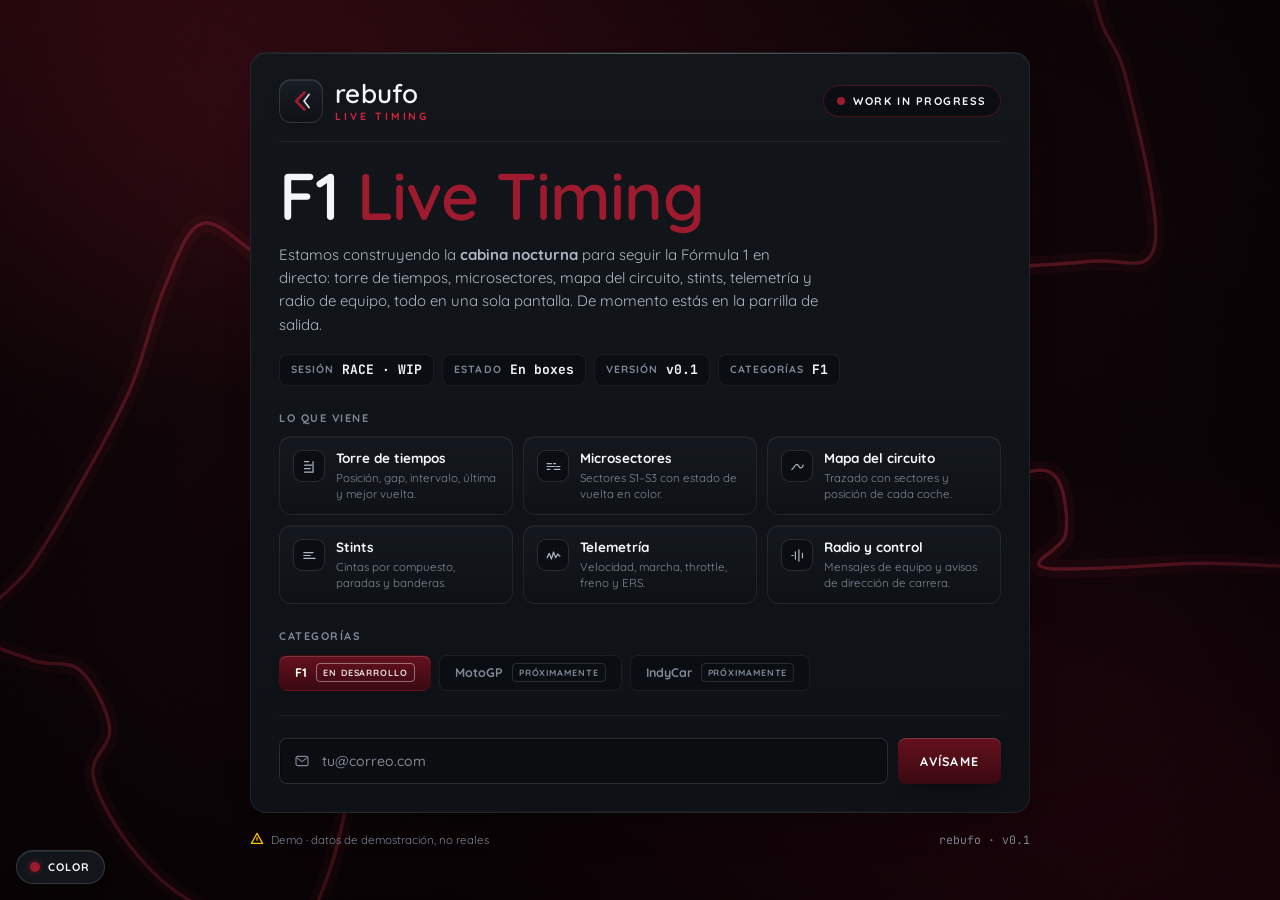
<file: rebufo-landing/index.html>
<!DOCTYPE html>
<html lang="es">
<head>
<meta charset="UTF-8">
<meta name="viewport" content="width=device-width, initial-scale=1">
<title>rebufo · F1 Live Timing — Work in progress</title>
<meta name="description" content="rebufo, la cabina nocturna de live timing para F1. En construcción — muy pronto.">
<meta name="theme-color" content="#08090B">
<link rel="icon" href="data:image/svg+xml,%3Csvg xmlns='http://www.w3.org/2000/svg' viewBox='0 0 32 32'%3E%3Crect width='32' height='32' rx='7' fill='%230A0B0D'/%3E%3Cpath d='M20.5 7 11 16l9.5 9' fill='none' stroke='%23FF2D1F' stroke-width='3.4' stroke-linecap='round' stroke-linejoin='round'/%3E%3Cpath d='M25.5 8.5 19.5 16l6 7.5' fill='none' stroke='%23F2F5F8' stroke-width='2.4' stroke-linecap='round' stroke-linejoin='round'/%3E%3C/svg%3E">
<link rel="preconnect" href="https://api.fontshare.com">
<link rel="preconnect" href="https://cdn.fontshare.com" crossorigin>
<link rel="preconnect" href="https://fonts.googleapis.com">
<link rel="preconnect" href="https://fonts.gstatic.com" crossorigin>
<link rel="stylesheet" href="https://api.fontshare.com/v2/css?f[]=chillax@400,500,600,700&display=swap">
<link rel="stylesheet" href="https://fonts.googleapis.com/css2?family=Quicksand:wght@400;500;600;700&family=JetBrains+Mono:wght@400;500;600;700&display=swap">
<style>
  *,*::before,*::after{box-sizing:border-box}

  :root{
    --void:#08090B; --void-2:#0B0D11;
    --panel:#12161B; --panel-2:#0E1116; --panel-hi:#181D24;
    --line:rgba(255,255,255,.065); --line-strong:rgba(255,255,255,.13); --line-soft:rgba(255,255,255,.035);
    --ink:#F3F6F9; --ink-2:#AEB7C2; --ink-3:#7E8896;
    --red:#AF1D33; --red-2:#DD314B; --red-deep:#761322;
  --red-deep2:#4A0C16;
  --red-rgb:175,29,51; --red-soft:rgba(var(--red-rgb),.15); --red-line:rgba(var(--red-rgb),.42);
    --amber:#FFC400; --green:#2FD36A; --blue:#3AA0FF; --purple:#C077FF;
    --r-lg:16px; --r-md:12px; --r-sm:8px;
    --font-ui:'Quicksand',system-ui,-apple-system,'Segoe UI',sans-serif;
    --font-display:'Chillax','Quicksand',system-ui,sans-serif;
    --font-mono:'JetBrains Mono',ui-monospace,'SF Mono','Roboto Mono',monospace;
    --ease:cubic-bezier(.16,1,.3,1);
  }

  html,body{height:100%}
  body{
    margin:0;background:var(--void);color:var(--ink);
    font-family:var(--font-ui);font-size:14px;line-height:1.5;
    -webkit-font-smoothing:antialiased;text-rendering:optimizeLegibility;
    overflow-x:hidden;
  }
  .mono{font-family:var(--font-mono);font-variant-numeric:tabular-nums}

  /* ── ambient field ─────────────────────────────────────────── */
  .mesh{position:fixed;inset:0;z-index:0;pointer-events:none;overflow:hidden;background:
    radial-gradient(120% 100% at 12% -10%, rgba(176,31,58,.30), rgba(176,31,58,0) 55%),
    radial-gradient(110% 100% at 100% 110%, rgba(110,14,36,.30), rgba(110,14,36,0) 60%),
    linear-gradient(158deg,#140608 0%,#0C0407 58%,#070204 100%);}
  .mesh svg{position:absolute;top:52%;left:58%;width:158vmax;height:auto;
    transform:translate(-50%,-50%) rotate(-7deg)}
  .mesh .tk{fill:none;stroke:#C22B47;stroke-width:1.7;opacity:.30;stroke-linejoin:round;stroke-linecap:round}
  .mesh .tk-glow{fill:none;stroke:#C22B47;stroke-width:9;opacity:.05;stroke-linejoin:round}
  .mesh .tk-tick{stroke:#F3F6F9;stroke-width:5;opacity:.5;stroke-linecap:round}
  .mesh .car{fill:#FF5069;filter:drop-shadow(0 0 6px rgba(255,80,105,.9))}
  .grain{position:fixed;inset:0;z-index:2;pointer-events:none;opacity:.72;mix-blend-mode:overlay;
    background-image:url("data:image/svg+xml,%3Csvg xmlns='http://www.w3.org/2000/svg' width='160' height='160'%3E%3Cfilter id='n'%3E%3CfeTurbulence type='fractalNoise' baseFrequency='.85' numOctaves='3' stitchTiles='stitch'/%3E%3C/filter%3E%3Crect width='100%25' height='100%25' filter='url(%23n)' opacity='.9'/%3E%3C/svg%3E");
    background-size:150px 150px;animation:grain 1.1s steps(3) infinite}
  @keyframes grain{
    0%{background-position:0 0}
    33%{background-position:-38px 26px}
    66%{background-position:32px -44px}
    100%{background-position:-24px -18px}
  }
  .vignette{position:fixed;inset:0;z-index:3;pointer-events:none;box-shadow:inset 0 0 240px 40px rgba(0,0,0,.5)}

  /* ── shell ─────────────────────────────────────────────────── */
  .wrap{position:relative;z-index:4;min-height:100vh;min-height:100dvh;
    display:flex;flex-direction:column;align-items:center;justify-content:center;
    gap:18px;padding:40px 20px;}

  .panel{
    position:relative;width:min(780px,100%);
    background:linear-gradient(180deg,var(--panel),var(--panel-2));
    border:1px solid var(--line);border-radius:var(--r-lg);
    box-shadow:0 1px 0 rgba(255,255,255,.06) inset,0 22px 40px -34px #000;
    padding:26px 28px 28px;overflow:hidden;
    animation:rise .7s var(--ease) both;
  }
  .panel::before{content:"";position:absolute;left:0;right:0;top:0;height:1px;
    background:linear-gradient(90deg,transparent,rgba(255,255,255,.28),transparent)}
  .panel::after{content:"";position:absolute;left:0;right:0;bottom:0;height:1px;
    background:linear-gradient(90deg,transparent,rgba(255,255,255,.05),transparent)}

  @keyframes rise{from{opacity:0;transform:translateY(14px)}to{opacity:1;transform:none}}

  /* ── brand lockup ──────────────────────────────────────────── */
  .top{display:flex;align-items:center;justify-content:space-between;gap:16px;
    padding-bottom:18px;border-bottom:1px solid var(--line);margin-bottom:22px}
  .brand{display:flex;align-items:center;gap:12px;text-decoration:none;color:inherit}
  .brand-mark{display:grid;place-items:center;width:44px;height:44px;border-radius:12px;
    background:linear-gradient(180deg,var(--panel-hi),var(--panel-2));
    border:1px solid var(--line-strong);
    box-shadow:0 1px 0 rgba(255,255,255,.1) inset,0 6px 16px -10px #000}
  .brand-mark svg{width:26px;height:26px;display:block}
  .brand-text{display:flex;flex-direction:column;line-height:1}
  .brand-name{font-family:var(--font-display);font-weight:600;font-size:26px;letter-spacing:.01em;color:var(--ink)}
  .brand-sub{font-family:var(--font-ui);font-weight:700;font-size:10.5px;letter-spacing:.28em;text-transform:uppercase;color:var(--red-2);margin-top:4px}

  .status{display:inline-flex;align-items:center;gap:8px;height:32px;padding:0 13px;border-radius:999px;
    background:#0A0D11;border:1px solid var(--red-line);color:var(--ink);
    font-size:11px;font-weight:700;letter-spacing:.14em;text-transform:uppercase;white-space:nowrap}
  .status .led{width:8px;height:8px;border-radius:50%;background:var(--red);
    box-shadow:0 0 0 0 rgba(var(--red-rgb),.5);animation:pulse 2.4s var(--ease) infinite}
  @keyframes pulse{0%{opacity:1;transform:scale(1)}50%{opacity:.55;transform:scale(.72)}100%{opacity:1;transform:scale(1)}}

  /* ── hero ──────────────────────────────────────────────────── */
  .hero h1{font-family:var(--font-display);font-weight:600;margin:0;
    font-size:clamp(38px,7.4vw,66px);line-height:.98;letter-spacing:-.012em}
  .hero h1 .accent{color:var(--red)}
  .lede{margin:14px 0 0;max-width:60ch;color:var(--ink-2);font-size:15px;line-height:1.55}
  .hero{margin-bottom:24px}

  /* ── status strip (fake telemetry) ─────────────────────────── */
  .strip{display:flex;flex-wrap:wrap;gap:8px;margin:18px 0 0}
  .stat{display:flex;align-items:center;gap:8px;height:32px;padding:0 11px;border-radius:var(--r-sm);
    background:#0A0D11;border:1px solid var(--line)}
  .stat small{font-size:10.5px;font-weight:700;letter-spacing:.1em;text-transform:uppercase;color:var(--ink-3)}
  .stat b{font-family:var(--font-mono);font-variant-numeric:tabular-nums;font-size:13px;font-weight:700;color:var(--ink)}
  .stat.warm b{color:var(--red-2)}

  /* ── features ──────────────────────────────────────────────── */
  .section-label{font-size:11px;font-weight:700;letter-spacing:.14em;text-transform:uppercase;color:var(--ink-3);
    margin:0 0 10px}
  .features{list-style:none;margin:0 0 24px;padding:0;
    display:grid;grid-template-columns:repeat(3,1fr);gap:10px}
  .feature{display:flex;align-items:flex-start;gap:11px;padding:13px;
    background:linear-gradient(180deg,rgba(24,29,36,.55),rgba(14,17,22,.55));
    border:1px solid var(--line);border-radius:var(--r-md);
    box-shadow:0 1px 0 rgba(255,255,255,.04) inset}
  .feature .ic{flex:none;display:grid;place-items:center;width:32px;height:32px;border-radius:9px;
    background:#0A0D11;border:1px solid var(--line-strong);color:var(--ink-2)}
  .feature .ic svg{width:17px;height:17px}
  .feature h3{margin:0;font-size:13.5px;font-weight:700;color:var(--ink);line-height:1.25}
  .feature p{margin:3px 0 0;font-size:11.5px;line-height:1.35;color:var(--ink-3)}

  /* ── categories ────────────────────────────────────────────── */
  .cats{display:flex;flex-wrap:wrap;gap:8px;margin:0 0 24px}
  .cat{display:inline-flex;align-items:center;gap:9px;height:36px;padding:0 15px;border-radius:var(--r-sm);
    font-size:12.5px;font-weight:700;border:1px solid var(--line);background:#0A0D11;color:var(--ink-2)}
  .cat.is-active{color:#fff;border-color:transparent;
    background:linear-gradient(180deg,var(--red-deep),var(--red-deep2));
    box-shadow:0 1px 0 rgba(255,255,255,.16) inset,0 6px 16px -12px #000}
  .cat.soon{color:var(--ink-3)}
  .cat .tag{font-size:9px;font-weight:700;letter-spacing:.1em;text-transform:uppercase;
    padding:2px 6px;border-radius:4px;border:1px solid var(--line-strong);color:var(--ink-3)}
  .cat.is-active .tag{color:rgba(255,255,255,.85);border-color:rgba(255,255,255,.4)}

  /* ── CTA ───────────────────────────────────────────────────── */
  .cta{display:flex;gap:10px;flex-wrap:wrap;align-items:center;
    padding-top:22px;border-top:1px solid var(--line)}
  .field{flex:1 1 260px;display:flex;align-items:center;gap:10px;height:46px;padding:0 14px;
    background:var(--void-2);border:1px solid var(--line-strong);border-radius:var(--r-sm);
    box-shadow:inset 0 1px 2px rgba(0,0,0,.6)}
  .field svg{width:16px;height:16px;color:var(--ink-3);flex:none}
  .field input{flex:1;min-width:0;border:0;background:transparent;color:var(--ink);
    font-family:var(--font-ui);font-size:14px;font-weight:500;outline:none}
  .field input::placeholder{color:var(--ink-3)}
  .field:focus-within{border-color:var(--red-line);box-shadow:inset 0 1px 2px rgba(0,0,0,.6),0 0 0 3px var(--red-soft)}
  .btn{height:46px;padding:0 22px;border:0;border-radius:var(--r-sm);cursor:pointer;
    font-family:var(--font-ui);font-size:12.5px;font-weight:700;letter-spacing:.1em;text-transform:uppercase;color:#fff;
    background:linear-gradient(180deg,var(--red-deep),var(--red-deep2));
    box-shadow:0 1px 0 rgba(255,255,255,.16) inset,0 8px 20px -12px #000;
    transition:transform .18s var(--ease),filter .18s var(--ease)}
  .btn:hover{filter:brightness(1.08)}
  .btn:active{transform:translateY(1px)}
  .btn:focus-visible{outline:2px solid var(--red);outline-offset:2px}

  /* ── footer ────────────────────────────────────────────────── */
  .foot{display:flex;flex-wrap:wrap;align-items:center;justify-content:space-between;gap:10px;
    width:min(780px,100%);color:var(--ink-3);font-size:11.5px}
  .foot .synth{display:inline-flex;align-items:center;gap:7px}
  .foot .synth svg{width:14px;height:14px;color:var(--amber)}

  /* ── toast ─────────────────────────────────────────────────── */
  .toast{position:fixed;left:50%;bottom:26px;transform:translate(-50%,20px);z-index:9;
    padding:11px 16px;border-radius:var(--r-sm);background:var(--panel-hi);
    border:1px solid var(--line-strong);color:var(--ink);font-size:12.5px;font-weight:600;
    box-shadow:0 1px 0 rgba(255,255,255,.08) inset,0 18px 36px -20px #000;
    opacity:0;pointer-events:none;transition:opacity .25s var(--ease),transform .25s var(--ease)}
  .toast.show{opacity:1;transform:translate(-50%,0)}

  /* ── responsive ────────────────────────────────────────────── */
  @media (max-width:720px){
    .wrap{padding:26px 16px}
    .panel{padding:22px 20px 24px}
    .features{grid-template-columns:repeat(2,1fr)}
    .top{flex-direction:column;align-items:flex-start;gap:14px}
  }
  @media (max-width:440px){
    .features{grid-template-columns:1fr}
    .brand-name{font-size:23px}
    .field{flex-basis:100%}
    .btn{flex:1 1 100%}
  }
  @media (prefers-reduced-motion:reduce){
    *{animation:none!important;transition:none!important}
  }
</style>
</head>
<body>
<div class="mesh" aria-hidden="true">
  <svg viewBox="0 0 1000 563" preserveAspectRatio="xMidYMid meet">
    <path id="tkPath" class="tk-glow" d="M799 72 C793.5 60.5 781.0 53.8 769 45 C757.0 36.2 738.3 19.5 727 19 C715.7 18.5 705.0 31.3 701 42 C697.0 52.7 701.2 71.0 703 83 C704.8 95.0 709.8 95.0 712 114 C714.2 133.0 721.0 182.5 716 197 C711.0 211.5 700.3 201.3 682 201 C663.7 200.7 631.3 198.2 606 195 C580.7 191.8 555.2 188.0 530 182 C504.8 176.0 480.2 170.3 455 159 C429.8 147.7 395.5 116.5 379 114 C362.5 111.5 367.3 134.7 356 144 C344.7 153.3 323.7 168.7 311 170 C298.3 171.3 290.2 158.8 280 152 C269.8 145.2 258.8 127.8 250 129 C241.2 130.2 234.5 146.3 227 159 C219.5 171.7 213.8 189.8 205 205 C196.2 220.2 184.2 236.2 174 250 C163.8 263.8 154.0 277.3 144 288 C134.0 298.7 114.7 306.5 114 314 C113.3 321.5 131.8 328.5 140 333 C148.2 337.5 157.3 334.7 163 341 C168.7 347.3 174.0 362.2 174 371 C174.0 379.8 162.3 383.8 163 394 C163.7 404.2 171.0 420.7 178 432 C185.0 443.3 193.0 453.8 205 462 C217.0 470.2 238.7 482.2 250 481 C261.3 479.8 265.5 469.5 273 455 C280.5 440.5 288.7 413.0 295 394 C301.3 375.0 307.2 358.7 311 341 C314.8 323.3 315.5 303.2 318 288 C320.5 272.8 319.7 253.2 326 250 C332.3 246.8 343.3 260.8 356 269 C368.7 277.2 383.0 293.3 402 299 C421.0 304.7 446.2 302.3 470 303 C493.8 303.7 519.8 303.2 545 303 C570.2 302.8 603.2 302.0 621 302 C638.8 302.0 646.3 297.8 652 303 C657.7 308.2 657.0 325.7 655 333 C653.0 340.3 638.0 343.8 640 347 C642.0 350.2 653.7 350.5 667 352 C680.3 353.5 701.2 354.0 720 356 C738.8 358.0 766.2 364.7 780 364 C793.8 363.3 795.3 357.2 803 352 C810.7 346.8 820.3 339.0 826 333 C831.7 327.0 837.0 323.5 837 316 C837.0 308.5 829.8 300.3 826 288 C822.2 275.7 817.2 257.2 814 242 C810.8 226.8 808.8 212.0 807 197 C805.2 182.0 803.8 165.8 803 152 C802.2 138.2 802.7 127.3 802 114 C801.3 100.7 804.5 83.5 799 72 Z"/>
    <path class="tk" d="M799 72 C793.5 60.5 781.0 53.8 769 45 C757.0 36.2 738.3 19.5 727 19 C715.7 18.5 705.0 31.3 701 42 C697.0 52.7 701.2 71.0 703 83 C704.8 95.0 709.8 95.0 712 114 C714.2 133.0 721.0 182.5 716 197 C711.0 211.5 700.3 201.3 682 201 C663.7 200.7 631.3 198.2 606 195 C580.7 191.8 555.2 188.0 530 182 C504.8 176.0 480.2 170.3 455 159 C429.8 147.7 395.5 116.5 379 114 C362.5 111.5 367.3 134.7 356 144 C344.7 153.3 323.7 168.7 311 170 C298.3 171.3 290.2 158.8 280 152 C269.8 145.2 258.8 127.8 250 129 C241.2 130.2 234.5 146.3 227 159 C219.5 171.7 213.8 189.8 205 205 C196.2 220.2 184.2 236.2 174 250 C163.8 263.8 154.0 277.3 144 288 C134.0 298.7 114.7 306.5 114 314 C113.3 321.5 131.8 328.5 140 333 C148.2 337.5 157.3 334.7 163 341 C168.7 347.3 174.0 362.2 174 371 C174.0 379.8 162.3 383.8 163 394 C163.7 404.2 171.0 420.7 178 432 C185.0 443.3 193.0 453.8 205 462 C217.0 470.2 238.7 482.2 250 481 C261.3 479.8 265.5 469.5 273 455 C280.5 440.5 288.7 413.0 295 394 C301.3 375.0 307.2 358.7 311 341 C314.8 323.3 315.5 303.2 318 288 C320.5 272.8 319.7 253.2 326 250 C332.3 246.8 343.3 260.8 356 269 C368.7 277.2 383.0 293.3 402 299 C421.0 304.7 446.2 302.3 470 303 C493.8 303.7 519.8 303.2 545 303 C570.2 302.8 603.2 302.0 621 302 C638.8 302.0 646.3 297.8 652 303 C657.7 308.2 657.0 325.7 655 333 C653.0 340.3 638.0 343.8 640 347 C642.0 350.2 653.7 350.5 667 352 C680.3 353.5 701.2 354.0 720 356 C738.8 358.0 766.2 364.7 780 364 C793.8 363.3 795.3 357.2 803 352 C810.7 346.8 820.3 339.0 826 333 C831.7 327.0 837.0 323.5 837 316 C837.0 308.5 829.8 300.3 826 288 C822.2 275.7 817.2 257.2 814 242 C810.8 226.8 808.8 212.0 807 197 C805.2 182.0 803.8 165.8 803 152 C802.2 138.2 802.7 127.3 802 114 C801.3 100.7 804.5 83.5 799 72 Z"/>
    <line class="tk-tick" x1="799" y1="72" x2="769" y2="45"/>
    <circle class="car" r="5">
      <animateMotion dur="16s" repeatCount="indefinite" rotate="auto">
        <mpath href="#tkPath"/>
      </animateMotion>
    </circle>
  </svg>
</div>
<div class="grain" aria-hidden="true"></div>
<div class="vignette" aria-hidden="true"></div>

<main class="wrap">
  <section class="panel" aria-labelledby="title">

    <!-- brand -->
    <div class="top">
      <a class="brand" href="#" aria-label="rebufo, live timing">
        <span class="brand-mark" aria-hidden="true">
          <svg viewBox="0 0 34 34" fill="none">
            <path d="M21.5 6 10.5 17l11 11" stroke="var(--red)" stroke-width="3.6" stroke-linecap="round" stroke-linejoin="round"/>
            <path d="M27.5 8.5 21 17l6.5 8.5" stroke="var(--ink)" stroke-width="2.3" stroke-linecap="round" stroke-linejoin="round" opacity=".9"/>
          </svg>
        </span>
        <span class="brand-text">
          <span class="brand-name">rebufo</span>
          <span class="brand-sub">live&nbsp;timing</span>
        </span>
      </a>

      <span class="status" role="status">
        <span class="led" aria-hidden="true"></span>
        Work&nbsp;in&nbsp;progress
      </span>
    </div>

    <!-- hero -->
    <div class="hero">
      <h1 id="title">F1 <span class="accent">Live&nbsp;Timing</span></h1>
      <p class="lede">
        Estamos construyendo la <b>cabina nocturna</b> para seguir la Fórmula 1 en directo:
        torre de tiempos, microsectores, mapa del circuito, stints, telemetría y radio de equipo,
        todo en una sola pantalla. De momento estás en la parrilla de salida.
      </p>

      <div class="strip">
        <span class="stat"><small>Sesión</small><b>RACE&nbsp;·&nbsp;WIP</b></span>
        <span class="stat"><small>Estado</small><b class="warm">En&nbsp;boxes</b></span>
        <span class="stat"><small>Versión</small><b>v0.1</b></span>
        <span class="stat"><small>Categorías</small><b>F1</b></span>
      </div>
    </div>

    <!-- features -->
    <p class="section-label">Lo que viene</p>
    <ul class="features">
      <li class="feature">
        <span class="ic" aria-hidden="true"><svg viewBox="0 0 24 24" fill="none" stroke="currentColor" stroke-width="1.7" stroke-linecap="round"><path d="M5 5h6M5 10h10M5 15h8M5 20h12M17 5v15"/></svg></span>
        <div><h3>Torre de tiempos</h3><p>Posición, gap, intervalo, última y mejor vuelta.</p></div>
      </li>
      <li class="feature">
        <span class="ic" aria-hidden="true"><svg viewBox="0 0 24 24" fill="none" stroke="currentColor" stroke-width="1.7" stroke-linecap="round"><path d="M3 8h6M3 12h11M3 16h4M12 8h3M16 12h5M13 16h8"/></svg></span>
        <div><h3>Microsectores</h3><p>Sectores S1–S3 con estado de vuelta en color.</p></div>
      </li>
      <li class="feature">
        <span class="ic" aria-hidden="true"><svg viewBox="0 0 24 24" fill="none" stroke="currentColor" stroke-width="1.7" stroke-linecap="round" stroke-linejoin="round"><path d="M4 16c3-1 4-7 7-7s3 6 6 5 3-4 3-4"/></svg></span>
        <div><h3>Mapa del circuito</h3><p>Trazado con sectores y posición de cada coche.</p></div>
      </li>
      <li class="feature">
        <span class="ic" aria-hidden="true"><svg viewBox="0 0 24 24" fill="none" stroke="currentColor" stroke-width="1.7" stroke-linecap="round"><path d="M4 8h13M4 12h9M4 16h16"/></svg></span>
        <div><h3>Stints</h3><p>Cintas por compuesto, paradas y banderas.</p></div>
      </li>
      <li class="feature">
        <span class="ic" aria-hidden="true"><svg viewBox="0 0 24 24" fill="none" stroke="currentColor" stroke-width="1.7" stroke-linecap="round" stroke-linejoin="round"><path d="M3 15l3-6 3 8 3-10 3 8 3-5 3 3"/></svg></span>
        <div><h3>Telemetría</h3><p>Velocidad, marcha, throttle, freno y ERS.</p></div>
      </li>
      <li class="feature">
        <span class="ic" aria-hidden="true"><svg viewBox="0 0 24 24" fill="none" stroke="currentColor" stroke-width="1.7" stroke-linecap="round"><path d="M4 12h2M9 7v10M14 4v16M19 9v6"/></svg></span>
        <div><h3>Radio y control</h3><p>Mensajes de equipo y avisos de dirección de carrera.</p></div>
      </li>
    </ul>

    <!-- categories -->
    <p class="section-label">Categorías</p>
    <div class="cats">
      <span class="cat is-active">F1 <span class="tag">En desarrollo</span></span>
      <span class="cat soon">MotoGP <span class="tag">Próximamente</span></span>
      <span class="cat soon">IndyCar <span class="tag">Próximamente</span></span>
    </div>

    <!-- CTA -->
    <form class="cta" id="cta" novalidate>
      <label class="field">
        <svg viewBox="0 0 24 24" fill="none" stroke="currentColor" stroke-width="1.7" stroke-linecap="round" stroke-linejoin="round" aria-hidden="true"><rect x="3" y="5" width="18" height="14" rx="2.5"/><path d="m4 7 8 6 8-6"/></svg>
        <input type="email" id="email" name="email" placeholder="tu@correo.com" aria-label="Correo electrónico" autocomplete="email">
      </label>
      <button class="btn" type="submit">Avísame</button>
    </form>

  </section>

  <footer class="foot">
    <span class="synth">
      <svg viewBox="0 0 16 16" fill="none" stroke="currentColor" stroke-width="1.4" stroke-linejoin="round" aria-hidden="true"><path d="M8 1.6 14.4 13H1.6z"/><path d="M8 6.4v3.1" stroke-linecap="round"/></svg>
      Demo · datos de demostración, no reales
    </span>
    <span class="foot-brand mono">rebufo · v0.1</span>
  </footer>
</main>

<div class="toast" id="toast" role="status" aria-live="polite"></div>

<script>
  const form = document.getElementById('cta');
  const email = document.getElementById('email');
  const toast = document.getElementById('toast');
  let t;
  function say(msg){
    toast.textContent = msg;
    toast.classList.add('show');
    clearTimeout(t);
    t = setTimeout(() => toast.classList.remove('show'), 3200);
  }
  form.addEventListener('submit', (e) => {
    e.preventDefault();
    const v = email.value.trim();
    if (!/^[^\s@]+@[^\s@]+\.[^\s@]+$/.test(v)) { say('Escribe un correo válido para avisarte.'); email.focus(); return; }
    email.value = '';
    say('¡Gracias! Te avisaremos cuando abramos la parrilla. 🏁');
  });
</script>
<!-- ═══════════════ COLOR LAB (herramienta de desarrollo) · borrar antes de publicar ═══════════════ -->
<div id="cl">
  <button id="cl-btn" type="button" aria-expanded="false" aria-controls="cl-panel"><span class="cl-dot"></span>Color</button>
  <div id="cl-panel" hidden>
    <div class="cl-head"><b>Acento en vivo</b><button id="cl-close" type="button" aria-label="Cerrar">✕</button></div>
    <div class="cl-swatches" id="cl-swatches"></div>
    <div class="cl-row">
      <label class="cl-custom">Libre<input id="cl-input" type="color" value="#FF2D1F"></label>
      <button id="cl-rand" type="button">Aleatorio</button>
      <button id="cl-reset" type="button">Reset</button>
    </div>
    <div class="cl-code" id="cl-code">#FF2D1F</div>
  </div>
</div>
<style>
  #cl{position:fixed;left:16px;bottom:16px;z-index:99;font-family:var(--font-ui,system-ui,sans-serif)}
  #cl-btn{display:inline-flex;align-items:center;gap:8px;height:34px;padding:0 13px;border-radius:999px;
    background:#12161B;border:1px solid rgba(255,255,255,.14);color:#F3F6F9;
    font:700 11px/1 var(--font-ui,system-ui,sans-serif);letter-spacing:.1em;text-transform:uppercase;cursor:pointer;
    box-shadow:0 1px 0 rgba(255,255,255,.08) inset,0 10px 24px -16px #000}
  #cl-btn:hover{border-color:rgba(255,255,255,.3)}
  #cl-btn .cl-dot{width:10px;height:10px;border-radius:50%;background:var(--red);box-shadow:0 0 0 3px var(--red-soft)}
  #cl-panel{position:absolute;left:0;bottom:42px;width:276px;padding:13px;border-radius:12px;
    background:linear-gradient(180deg,#181D24,#0E1116);border:1px solid rgba(255,255,255,.14);
    box-shadow:0 1px 0 rgba(255,255,255,.07) inset,0 24px 50px -26px #000}
  #cl-panel[hidden]{display:none}
  .cl-head{display:flex;align-items:center;justify-content:space-between;margin-bottom:11px}
  .cl-head b{font:700 11px/1 var(--font-ui,system-ui,sans-serif);letter-spacing:.12em;text-transform:uppercase;color:#7E8896}
  #cl-close{background:none;border:0;color:#7E8896;cursor:pointer;font-size:14px;line-height:1}
  #cl-close:hover{color:#F3F6F9}
  .cl-swatches{display:grid;grid-template-columns:repeat(7,1fr);gap:8px;margin-bottom:12px}
  .cl-sw{width:100%;aspect-ratio:1/1;border-radius:50%;border:1px solid rgba(255,255,255,.22);cursor:pointer;padding:0;
    transition:transform .15s cubic-bezier(.16,1,.3,1)}
  .cl-sw:hover{transform:scale(1.12)}
  .cl-sw.on{outline:2px solid #fff;outline-offset:2px}
  .cl-row{display:flex;align-items:center;gap:8px;flex-wrap:wrap}
  .cl-row button{height:30px;padding:0 11px;border-radius:8px;background:#0A0D11;border:1px solid rgba(255,255,255,.14);
    color:#AEB7C2;font:700 10.5px/1 var(--font-ui,system-ui,sans-serif);letter-spacing:.06em;text-transform:uppercase;cursor:pointer}
  .cl-row button:hover{color:#F3F6F9;border-color:rgba(255,255,255,.28)}
  .cl-custom{display:inline-flex;align-items:center;gap:7px;height:30px;padding:0 9px;border-radius:8px;
    background:#0A0D11;border:1px solid rgba(255,255,255,.14);color:#AEB7C2;
    font:700 10.5px/1 var(--font-ui,system-ui,sans-serif);letter-spacing:.06em;text-transform:uppercase;cursor:pointer}
  .cl-custom:hover{color:#F3F6F9;border-color:rgba(255,255,255,.28)}
  .cl-custom input{width:22px;height:22px;border:0;background:none;padding:0;cursor:pointer}
  .cl-code{margin-top:11px;font:600 11px/1 var(--font-mono,ui-monospace,monospace);color:#7E8896;letter-spacing:.06em}
</style>
<script>
(function(){
  var PRESETS = [
    ['Oro','#CBA135'], ['Oro viejo','#B08527'],
    ['Borgoña (Torino)','#9E1A2E'], ['Vino','#6E1428'],
    ['Verde bosque','#1E7A4C'], ['Esmeralda','#0F7C5A']
  ];
  var DEFAULT = '#9E1A2E';

  function hex2hsl(hex){
    var c = hex.replace('#','');
    if(c.length===3) c=c.split('').map(function(x){return x+x;}).join('');
    var r=parseInt(c.slice(0,2),16)/255, g=parseInt(c.slice(2,4),16)/255, b=parseInt(c.slice(4,6),16)/255;
    var max=Math.max(r,g,b), min=Math.min(r,g,b), h=0, s=0, l=(max+min)/2, d=max-min;
    if(d){
      s = l>0.5 ? d/(2-max-min) : d/(max+min);
      if(max===r) h=(g-b)/d + (g<b?6:0);
      else if(max===g) h=(b-r)/d + 2;
      else h=(r-g)/d + 4;
      h/=6;
    }
    return {h:h*360, s:s*100, l:l*100};
  }
  function hsl2hex(h,s,l){
    h=((h%360)+360)%360; s=Math.max(0,Math.min(100,s))/100; l=Math.max(0,Math.min(100,l))/100;
    var k=function(n){return (n+h/30)%12;};
    var a=s*Math.min(l,1-l);
    var f=function(n){return l - a*Math.max(-1,Math.min(k(n)-3,Math.min(9-k(n),1)));};
    var to=function(x){return Math.round(255*x).toString(16).padStart(2,'0');};
    return '#'+to(f(0))+to(f(8))+to(f(4));
  }
  function rgbOf(hex){
    var c=hex.replace('#',''); if(c.length===3) c=c.split('').map(function(x){return x+x;}).join('');
    return [parseInt(c.slice(0,2),16), parseInt(c.slice(2,4),16), parseInt(c.slice(4,6),16)];
  }

  function apply(hex, save){
    hex = hex.toUpperCase();
    var p = hex2hsl(hex), L = Math.min(p.l, 60);
    var base  = hsl2hex(p.h, p.s, L);
    var bright= hsl2hex(p.h, p.s, Math.min(L+13, 74));
    var deep  = hsl2hex(p.h, p.s, Math.max(L-13, 21));
    var deep2 = hsl2hex(p.h, p.s, Math.max(L-23, 12));
    var rgb = rgbOf(base);
    var st = document.documentElement.style;
    st.setProperty('--red', base);
    st.setProperty('--red-2', bright);
    st.setProperty('--red-deep', deep);
    st.setProperty('--red-deep2', deep2);
    st.setProperty('--red-rgb', rgb[0]+','+rgb[1]+','+rgb[2]);
    var list = document.querySelectorAll('#cl-swatches .cl-sw');
    for(var i=0;i<list.length;i++){ list[i].classList.toggle('on', list[i].dataset.hex.toUpperCase()===hex); }
    var code=document.getElementById('cl-code'); if(code) code.textContent=hex;
    var inp=document.getElementById('cl-input'); if(inp) inp.value=base;
    document.documentElement.dataset.live = hex;
    if(save){ try{ localStorage.setItem('rebufo-live', hex); }catch(e){} }
  }

  var wrap=document.getElementById('cl-swatches');
  PRESETS.forEach(function(p){
    var b=document.createElement('button');
    b.type='button'; b.className='cl-sw'; b.title=p[0]; b.setAttribute('aria-label',p[0]);
    b.style.background=p[1]; b.dataset.hex=p[1];
    b.addEventListener('click', function(){ apply(p[1], true); });
    wrap.appendChild(b);
  });

  var panel=document.getElementById('cl-panel'), btn=document.getElementById('cl-btn');
  btn.addEventListener('click', function(){
    panel.hidden = !panel.hidden;
    btn.setAttribute('aria-expanded', String(!panel.hidden));
  });
  if(new URLSearchParams(location.search).get('lab')==='1'){ panel.hidden=false; btn.setAttribute('aria-expanded','true'); }
  document.getElementById('cl-close').addEventListener('click', function(){
    panel.hidden=true; btn.setAttribute('aria-expanded','false');
  });
  document.getElementById('cl-input').addEventListener('input', function(e){ apply(e.target.value, true); });
  document.getElementById('cl-rand').addEventListener('click', function(){
    apply(hsl2hex(Math.random()*360, 72+Math.random()*20, 50+Math.random()*10), true);
  });
  document.getElementById('cl-reset').addEventListener('click', function(){ apply(DEFAULT, true); });

  var forced = new URLSearchParams(location.search).get('live');
  var stored = null; try{ stored = localStorage.getItem('rebufo-live'); }catch(e){}
  apply((forced ? forced : (stored ? stored : DEFAULT)), false);
})();
</script>
<!-- ═══════════════ /COLOR LAB ═══════════════ -->

</body>
</html>
</file>
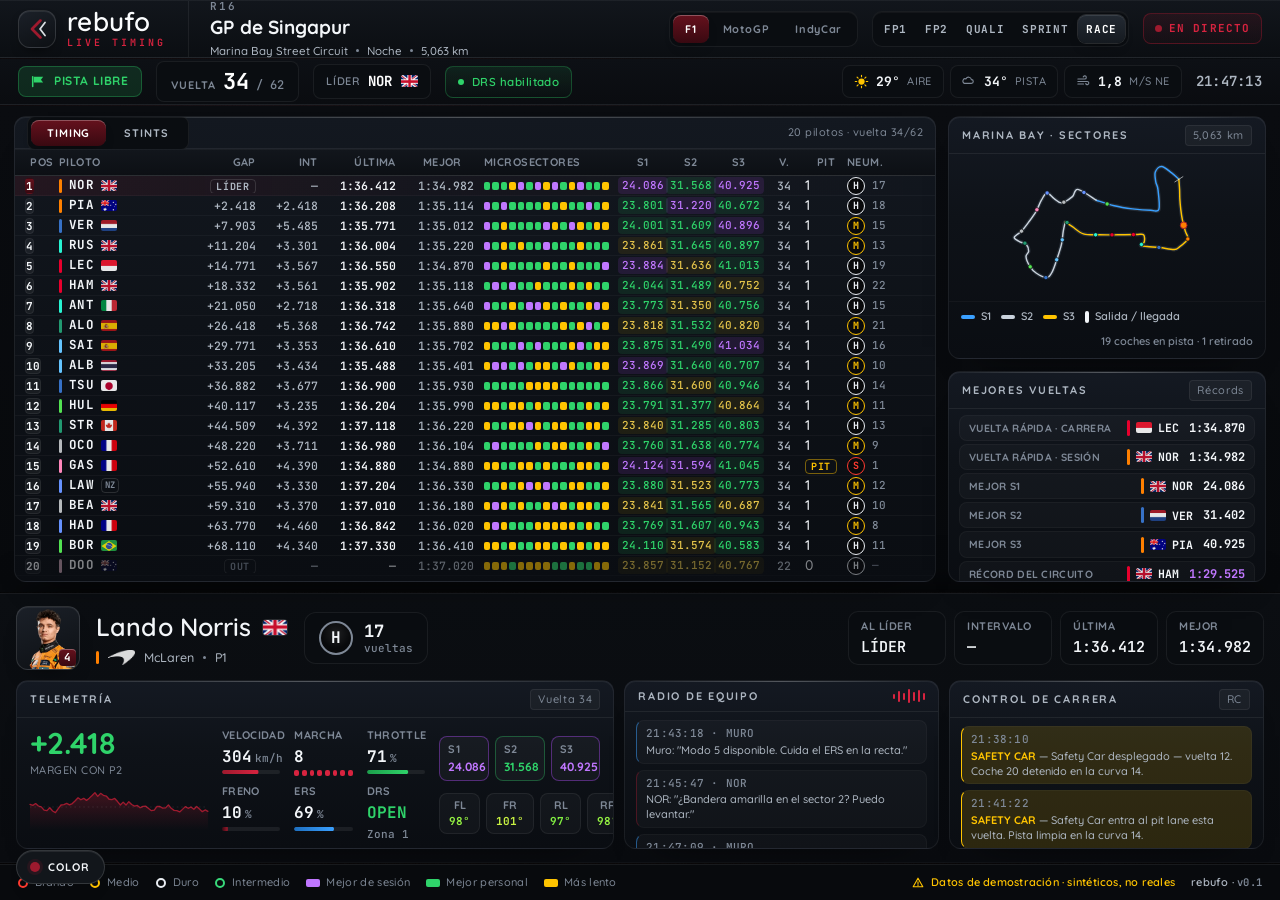
<file: rebufo/index.html>
<!DOCTYPE html>
<html lang="es">
<head>
<meta charset="UTF-8">
<meta name="viewport" content="width=device-width, initial-scale=1">
<title>Rebufo · Live Timing — GP de Singapur</title>
<meta name="description" content="Rebufo, la cabina de live timing para seguir la F1 en directo: torre de tiempos, stints, telemetría, radio y control de carrera.">
<link rel="icon" href="data:image/svg+xml,%3Csvg xmlns='http://www.w3.org/2000/svg' viewBox='0 0 32 32'%3E%3Crect width='32' height='32' rx='7' fill='%230A0B0D'/%3E%3Cpath d='M20.5 7 11 16l9.5 9' fill='none' stroke='%23FF2D1F' stroke-width='3.4' stroke-linecap='round' stroke-linejoin='round'/%3E%3Cpath d='M25.5 8.5 19.5 16l6 7.5' fill='none' stroke='%23F2F5F8' stroke-width='2.4' stroke-linecap='round' stroke-linejoin='round'/%3E%3C/svg%3E">
<link rel="preconnect" href="https://api.fontshare.com">
<link rel="preconnect" href="https://cdn.fontshare.com" crossorigin>
<link rel="preconnect" href="https://fonts.googleapis.com">
<link rel="preconnect" href="https://fonts.gstatic.com" crossorigin>
<link rel="stylesheet" href="https://api.fontshare.com/v2/css?f[]=chillax@400,500,600,700&display=swap">
<link rel="stylesheet" href="https://fonts.googleapis.com/css2?family=Quicksand:wght@400;500;600;700&family=JetBrains+Mono:wght@400;500;600;700&display=swap">
<link rel="stylesheet" href="styles.css">
</head>
<body>
<div class="ambient" aria-hidden="true"></div>
<div class="grain" aria-hidden="true"></div>
<div class="vignette" aria-hidden="true"></div>

<div class="app">

  <!-- ───────────────────────── TOP BAR ───────────────────────── -->
  <header class="topbar">
    <a class="brand" href="#" aria-label="Rebufo, inicio">
      <span class="brand-mark" aria-hidden="true">
        <svg viewBox="0 0 34 34" fill="none">
          <path d="M21.5 6 10.5 17l11 11" stroke="var(--red)" stroke-width="3.6" stroke-linecap="round" stroke-linejoin="round"/>
          <path d="M27.5 8.5 21 17l6.5 8.5" stroke="var(--ink)" stroke-width="2.3" stroke-linecap="round" stroke-linejoin="round" opacity=".9"/>
        </svg>
      </span>
      <span class="brand-text">
        <span class="brand-name">rebufo</span>
        <span class="brand-sub">live&nbsp;timing</span>
      </span>
    </a>

    <div class="gp">
      <span class="gp-round">R16</span>
      <span class="gp-name">GP de Singapur</span>
      <span class="gp-meta"><span class="gp-circuit">Marina Bay Street Circuit</span><span class="dot"></span><span>Noche</span><span class="dot"></span><span>5,063 km</span></span>
    </div>

    <div class="topbar-right">
      <div class="seg cat-switch" role="group" aria-label="Categoría">
        <button class="seg-btn is-active" aria-pressed="true">F1</button>
        <button class="seg-btn seg-soon" aria-pressed="false" title="Próximamente" data-toast="MotoGP llegará en una próxima versión.">MotoGP</button>
        <button class="seg-btn seg-soon" aria-pressed="false" title="Próximamente" data-toast="IndyCar llegará en una próxima versión.">IndyCar</button>
      </div>
      <div class="seg session-switch" role="group" aria-label="Sesión">
        <button class="seg-btn" aria-pressed="false" data-toast="Demo: solo la carrera tiene datos.">FP1</button>
        <button class="seg-btn" aria-pressed="false" data-toast="Demo: solo la carrera tiene datos.">FP2</button>
        <button class="seg-btn" aria-pressed="false" data-toast="Demo: solo la carrera tiene datos.">QUALI</button>
        <button class="seg-btn" aria-pressed="false" data-toast="Demo: solo la carrera tiene datos.">SPRINT</button>
        <button class="seg-btn is-active" aria-pressed="true">RACE</button>
      </div>
      <div class="live-badge" title="Conexión de datos de demostración">
        <span class="live-dot"></span><span>EN&nbsp;DIRECTO</span>
      </div>
    </div>
  </header>

  <!-- ─────────────────────── SESSION BAR ─────────────────────── -->
  <div class="sessionbar">
    <div class="flag flag-green" role="status">
      <svg viewBox="0 0 16 16" aria-hidden="true"><rect x="1" y="2" width="1.6" height="12" rx=".8" fill="currentColor"/><path d="M3 3h10l-2.4 3L13 9H3z" fill="currentColor"/></svg>
      <span>Pista libre</span>
    </div>

    <div class="lapbox">
      <span class="lapbox-lbl">Vuelta</span>
      <span class="lapbox-num" id="lapNum">34</span>
      <span class="lapbox-of">/ 62</span>
    </div>

    <div class="chip chip-leader"><span class="chip-lbl">Líder</span><b>NOR</b><img class="chip-flag" src="assets/flags/great-britain.webp" alt="Reino Unido"></div>
    <div class="chip chip-drs"><span class="led"></span>DRS habilitado</div>
    <div class="chip chip-sc" hidden>Safety Car</div>

    <div class="bar-weather">
      <span class="weather-item"><svg class="wi" viewBox="0 0 24 24" aria-hidden="true"><circle cx="12" cy="12" r="5" fill="currentColor"/><g stroke="currentColor" stroke-width="1.8" stroke-linecap="round"><path d="M12 2v2.4M12 19.6V22M2 12h2.4M19.6 12H22M4.9 4.9l1.7 1.7M17.4 17.4l1.7 1.7M19.1 4.9l-1.7 1.7M6.6 17.4l-1.7 1.7"/></g></svg><b>29°</b><small>aire</small></span>
      <span class="weather-item"><svg class="wi" viewBox="0 0 24 24" aria-hidden="true"><path d="M4 15h11a3 3 0 0 0 0-6 4.5 4.5 0 0 0-8.6-1.2A3.2 3.2 0 0 0 4 15z" fill="none" stroke="currentColor" stroke-width="1.8" stroke-linejoin="round"/></svg><b>34°</b><small>pista</small></span>
      <span class="weather-item weather-text"><svg class="wi" viewBox="0 0 24 24" aria-hidden="true"><path d="M3 8h11a2.5 2.5 0 1 0-2.4-3.2" fill="none" stroke="currentColor" stroke-width="1.8" stroke-linecap="round"/><path d="M3 12h15a2.5 2.5 0 1 1-2.4 3.2" fill="none" stroke="currentColor" stroke-width="1.8" stroke-linecap="round"/><path d="M3 16h9" stroke="currentColor" stroke-width="1.8" stroke-linecap="round"/></svg><b>1,8</b><small>m/s NE</small></span>
    </div>

    <div class="clock" id="clock">21:47:12</div>
  </div>

  <!-- ───────────────────────── MAIN ──────────────────────────── -->
  <main class="main">

    <!-- centre: timing tower + stints tab -->
    <section class="center-panel" aria-label="Torre de tiempos">
      <header class="panel-tabs">
        <div class="tabs" role="tablist" aria-label="Vista central">
          <button class="tab is-active" role="tab" aria-selected="true" id="tabBtnTiming" aria-controls="view-timing" data-tab="timing">Timing</button>
          <button class="tab" role="tab" aria-selected="false" id="tabBtnStints" aria-controls="view-stints" data-tab="stints">Stints</button>
        </div>
        <span class="tabs-meta mono" id="tabsMeta">20 pilotos · vuelta 34/62</span>
      </header>

      <div class="tab-body">
        <!-- TIMING -->
        <div class="tab-view is-active" id="view-timing" role="tabpanel" aria-labelledby="tabBtnTiming">
          <div class="tt" id="timingTable">
            <div class="tt-head" role="row">
              <span class="tt-c c-pos">Pos</span>
              <span class="tt-c c-drv">Piloto</span>
              <span class="tt-c c-gap">Gap</span>
              <span class="tt-c c-int">Int</span>
              <span class="tt-c c-last">Última</span>
              <span class="tt-c c-best">Mejor</span>
              <span class="tt-c c-micro">Microsectores</span>
              <span class="tt-c c-s">S1</span>
              <span class="tt-c c-s">S2</span>
              <span class="tt-c c-s">S3</span>
              <span class="tt-c c-laps">V.</span>
              <span class="tt-c c-pit">Pit</span>
              <span class="tt-c c-tyre">Neum.</span>
            </div>
            <div class="tt-body" id="ttBody" role="rowgroup"></div>
          </div>
        </div>

        <!-- STINTS -->
        <div class="tab-view" id="view-stints" role="tabpanel" aria-labelledby="tabBtnStints" hidden>
          <div class="strip-inner" id="stripInner">
            <div class="axis-row">
              <div class="gutter axis-gutter">
                <span class="gh gh-pos">Pos</span>
                <span class="gh gh-driver">Piloto</span>
                <span class="gh gh-tyre">Neu</span>
                <span class="gh gh-age">Vida</span>
                <span class="gh gh-gap">Gap</span>
              </div>
              <div class="axis-track" id="axisTrack">
                <div class="axis-inner">
                  <div class="axis-ticks" id="axisTicks"></div>
                  <div class="axis-events" id="axisEvents"></div>
                  <div class="axis-playhead" id="axisPlayhead"><span class="ph-tag" id="phTag">V34</span></div>
                </div>
              </div>
            </div>
            <div class="lanes" id="lanes"></div>
          </div>
        </div>
      </div>
    </section>

    <!-- right: circuit + benchmarks -->
    <aside class="side">
      <section class="panel circuit-panel">
        <header class="panel-head">
          <h3>Marina Bay · Sectores</h3>
          <span class="panel-tag mono">5,063 km</span>
        </header>
        <div class="circuit-wrap">
          <svg id="circuitSvg" viewBox="0 0 1000 563" role="img" aria-label="Mapa esquemático del circuito de Marina Bay con los sectores y la posición de los coches">
            <path id="trackBase" class="track-base" d=""/>
            <path id="sector1" class="track-sector s1" d=""/>
            <path id="sector2" class="track-sector s2" d=""/>
            <path id="sector3" class="track-sector s3" d=""/>
            <g id="trackDots"></g>
          </svg>
        </div>
        <div class="circuit-legend">
          <span class="lg"><i class="s1"></i>S1</span>
          <span class="lg"><i class="s2"></i>S2</span>
          <span class="lg"><i class="s3"></i>S3</span>
          <span class="lg lg-fin"><i class="fin"></i>Salida / llegada</span>
          <span class="lg lg-count mono" id="trackCount">20 coches en pista</span>
        </div>
      </section>

      <section class="panel bench-panel">
        <header class="panel-head">
          <h3>Mejores vueltas</h3>
          <span class="panel-tag mono">Récords</span>
        </header>
        <ul class="bench" id="benchList"></ul>
      </section>
    </aside>
  </main>

  <!-- ───────────────────────── DOCK ──────────────────────────── -->
  <section class="dock" aria-label="Detalle del piloto seleccionado">

    <div class="dock-head">
      <div class="dock-photo">
        <img id="dPhoto" src="assets/drivers/LANNOR01.webp" alt="">
        <span class="dock-num" id="dNum">4</span>
      </div>
      <div class="dock-id">
        <div class="dock-name">
          <h2 id="dName">Lando Norris</h2>
          <img id="dFlag" class="flag-md" src="assets/flags/great-britain.webp" alt="">
        </div>
        <div class="dock-team">
          <span class="team-tick" id="dTick"></span>
          <img id="dLogo" class="team-logo" src="assets/logos/mclaren.webp" alt="">
          <span id="dTeam">McLaren</span>
          <span class="dot"></span>
          <span class="mono" id="dPosLine">P1</span>
        </div>
      </div>
      <div class="dock-tyre">
        <span class="compound" id="dComp" data-c="M">M</span>
        <span class="dock-tyre-meta"><b id="dAge">17</b> vueltas</span>
      </div>
      <div class="dock-stats">
        <div class="stat"><small>Al líder</small><b class="mono" id="dGap">—</b></div>
        <div class="stat"><small>Intervalo</small><b class="mono" id="dInt">+0.412</b></div>
        <div class="stat"><small>Última</small><b class="mono" id="dLast">1:36.412</b></div>
        <div class="stat"><small>Mejor</small><b class="mono" id="dBest">1:34.982</b></div>
      </div>
    </div>

    <div class="dock-body">

      <section class="panel panel-telem">
        <header class="panel-head">
          <h3>Telemetría</h3>
          <span class="panel-tag mono" id="dTelemLap">Vuelta 34</span>
        </header>
        <div class="telem-grid">
          <div class="delta">
            <div class="delta-value mono" id="dDelta">+0.412</div>
            <div class="delta-lbl" id="dDeltaLbl">Delta al anterior</div>
            <svg class="trace" viewBox="0 0 240 64" preserveAspectRatio="none" aria-hidden="true">
              <defs>
                <linearGradient id="traceFill" x1="0" y1="0" x2="0" y2="1">
                  <stop offset="0%" stop-color="var(--red)" stop-opacity=".34"/>
                  <stop offset="100%" stop-color="var(--red)" stop-opacity="0"/>
                </linearGradient>
              </defs>
              <path class="trace-area" id="traceArea" fill="url(#traceFill)"/>
              <path class="trace-line" id="traceLine" fill="none"/>
              <line class="trace-zero" x1="0" y1="32" x2="240" y2="32"/>
            </svg>
          </div>
          <div class="gauges">
            <div class="gauge"><small>Velocidad</small><b class="mono"><span id="gSpeed">312</span><i>km/h</i></b><span class="bar"><i style="--v:.87"></i></span></div>
            <div class="gauge"><small>Marcha</small><b class="mono" id="gGear">8</b><span class="pips" id="gPips"></span></div>
            <div class="gauge"><small>Throttle</small><b class="mono"><span id="gThrottle">92</span><i>%</i></b><span class="bar bar-green"><i style="--v:.92"></i></span></div>
            <div class="gauge"><small>Freno</small><b class="mono"><span id="gBrake">0</span><i>%</i></b><span class="bar bar-red"><i style="--v:0"></i></span></div>
            <div class="gauge"><small>ERS</small><b class="mono"><span id="gErs">78</span><i>%</i></b><span class="bar bar-blue"><i style="--v:.78"></i></span></div>
            <div class="gauge"><small>DRS</small><b class="mono gauge-state" id="gDrs">OPEN</b><span class="tiny">Zona 1</span></div>
          </div>
          <div class="telem-side">
            <div class="sectors" id="dSectors">
              <span class="sector" data-s="p"><small>S1</small><b class="mono">24.118</b></span>
              <span class="sector" data-s="g"><small>S2</small><b class="mono">31.402</b></span>
              <span class="sector" data-s="y"><small>S3</small><b class="mono">40.892</b></span>
            </div>
            <div class="tyres" id="dTyres">
              <span class="tyre" style="--t:98"><small>FL</small><b class="mono">98°</b></span>
              <span class="tyre" style="--t:101"><small>FR</small><b class="mono">101°</b></span>
              <span class="tyre" style="--t:96"><small>RL</small><b class="mono">96°</b></span>
              <span class="tyre" style="--t:99"><small>RR</small><b class="mono">99°</b></span>
            </div>
          </div>
        </div>
      </section>

      <section class="panel panel-radio">
        <header class="panel-head">
          <h3>Radio de equipo</h3>
          <span class="wave" aria-hidden="true"><i></i><i></i><i></i><i></i><i></i><i></i><i></i></span>
        </header>
        <ul class="commlist" id="dRadio"></ul>
      </section>

      <section class="panel panel-control">
        <header class="panel-head">
          <h3>Control de carrera</h3>
          <span class="panel-tag mono">RC</span>
        </header>
        <ul class="commlist commlist-rc" id="rcList"></ul>
      </section>

    </div>
  </section>

  <!-- ───────────────────────── FOOTER ────────────────────────── -->
  <footer class="foot">
    <div class="legend" aria-label="Leyenda">
      <span class="legend-item"><i class="cdot" data-c="S"></i>Blando</span>
      <span class="legend-item"><i class="cdot" data-c="M"></i>Medio</span>
      <span class="legend-item"><i class="cdot" data-c="H"></i>Duro</span>
      <span class="legend-item"><i class="cdot" data-c="I"></i>Intermedio</span>
      <span class="legend-item legend-micro"><i class="mseg m-purple"></i>Mejor de sesión</span>
      <span class="legend-item legend-micro"><i class="mseg m-green"></i>Mejor personal</span>
      <span class="legend-item legend-micro"><i class="mseg m-yellow"></i>Más lento</span>
    </div>
    <div class="foot-right">
      <span class="synth"><svg viewBox="0 0 16 16" aria-hidden="true"><path d="M8 1.6 14.4 13H1.6z" fill="none" stroke="currentColor" stroke-width="1.5" stroke-linejoin="round"/><path d="M8 6.4v3.1" stroke="currentColor" stroke-width="1.5" stroke-linecap="round"/><circle cx="8" cy="11.4" r=".9" fill="currentColor"/></svg>Datos de demostración · sintéticos, no reales</span>
      <span class="foot-brand">rebufo · <span class="mono">v0.1</span></span>
    </div>
  </footer>
</div>

<div class="toast" id="toast" role="status" aria-live="polite"></div>

<script src="app.js"></script>
<!-- ═══════════════ COLOR LAB (herramienta de desarrollo) · borrar antes de publicar ═══════════════ -->
<div id="cl">
  <button id="cl-btn" type="button" aria-expanded="false" aria-controls="cl-panel"><span class="cl-dot"></span>Color</button>
  <div id="cl-panel" hidden>
    <div class="cl-head"><b>Acento en vivo</b><button id="cl-close" type="button" aria-label="Cerrar">✕</button></div>
    <div class="cl-swatches" id="cl-swatches"></div>
    <div class="cl-row">
      <label class="cl-custom">Libre<input id="cl-input" type="color" value="#FF2D1F"></label>
      <button id="cl-rand" type="button">Aleatorio</button>
      <button id="cl-reset" type="button">Reset</button>
    </div>
    <div class="cl-code" id="cl-code">#FF2D1F</div>
  </div>
</div>
<style>
  #cl{position:fixed;left:16px;bottom:16px;z-index:99;font-family:var(--font-ui,system-ui,sans-serif)}
  #cl-btn{display:inline-flex;align-items:center;gap:8px;height:34px;padding:0 13px;border-radius:999px;
    background:#12161B;border:1px solid rgba(255,255,255,.14);color:#F3F6F9;
    font:700 11px/1 var(--font-ui,system-ui,sans-serif);letter-spacing:.1em;text-transform:uppercase;cursor:pointer;
    box-shadow:0 1px 0 rgba(255,255,255,.08) inset,0 10px 24px -16px #000}
  #cl-btn:hover{border-color:rgba(255,255,255,.3)}
  #cl-btn .cl-dot{width:10px;height:10px;border-radius:50%;background:var(--red);box-shadow:0 0 0 3px var(--red-soft)}
  #cl-panel{position:absolute;left:0;bottom:42px;width:276px;padding:13px;border-radius:12px;
    background:linear-gradient(180deg,#181D24,#0E1116);border:1px solid rgba(255,255,255,.14);
    box-shadow:0 1px 0 rgba(255,255,255,.07) inset,0 24px 50px -26px #000}
  #cl-panel[hidden]{display:none}
  .cl-head{display:flex;align-items:center;justify-content:space-between;margin-bottom:11px}
  .cl-head b{font:700 11px/1 var(--font-ui,system-ui,sans-serif);letter-spacing:.12em;text-transform:uppercase;color:#7E8896}
  #cl-close{background:none;border:0;color:#7E8896;cursor:pointer;font-size:14px;line-height:1}
  #cl-close:hover{color:#F3F6F9}
  .cl-swatches{display:grid;grid-template-columns:repeat(7,1fr);gap:8px;margin-bottom:12px}
  .cl-sw{width:100%;aspect-ratio:1/1;border-radius:50%;border:1px solid rgba(255,255,255,.22);cursor:pointer;padding:0;
    transition:transform .15s cubic-bezier(.16,1,.3,1)}
  .cl-sw:hover{transform:scale(1.12)}
  .cl-sw.on{outline:2px solid #fff;outline-offset:2px}
  .cl-row{display:flex;align-items:center;gap:8px;flex-wrap:wrap}
  .cl-row button{height:30px;padding:0 11px;border-radius:8px;background:#0A0D11;border:1px solid rgba(255,255,255,.14);
    color:#AEB7C2;font:700 10.5px/1 var(--font-ui,system-ui,sans-serif);letter-spacing:.06em;text-transform:uppercase;cursor:pointer}
  .cl-row button:hover{color:#F3F6F9;border-color:rgba(255,255,255,.28)}
  .cl-custom{display:inline-flex;align-items:center;gap:7px;height:30px;padding:0 9px;border-radius:8px;
    background:#0A0D11;border:1px solid rgba(255,255,255,.14);color:#AEB7C2;
    font:700 10.5px/1 var(--font-ui,system-ui,sans-serif);letter-spacing:.06em;text-transform:uppercase;cursor:pointer}
  .cl-custom:hover{color:#F3F6F9;border-color:rgba(255,255,255,.28)}
  .cl-custom input{width:22px;height:22px;border:0;background:none;padding:0;cursor:pointer}
  .cl-code{margin-top:11px;font:600 11px/1 var(--font-mono,ui-monospace,monospace);color:#7E8896;letter-spacing:.06em}
</style>
<script>
(function(){
  var PRESETS = [
    ['Oro','#CBA135'], ['Oro viejo','#B08527'],
    ['Borgoña (Torino)','#9E1A2E'], ['Vino','#6E1428'],
    ['Verde bosque','#1E7A4C'], ['Esmeralda','#0F7C5A']
  ];
  var DEFAULT = '#9E1A2E';

  function hex2hsl(hex){
    var c = hex.replace('#','');
    if(c.length===3) c=c.split('').map(function(x){return x+x;}).join('');
    var r=parseInt(c.slice(0,2),16)/255, g=parseInt(c.slice(2,4),16)/255, b=parseInt(c.slice(4,6),16)/255;
    var max=Math.max(r,g,b), min=Math.min(r,g,b), h=0, s=0, l=(max+min)/2, d=max-min;
    if(d){
      s = l>0.5 ? d/(2-max-min) : d/(max+min);
      if(max===r) h=(g-b)/d + (g<b?6:0);
      else if(max===g) h=(b-r)/d + 2;
      else h=(r-g)/d + 4;
      h/=6;
    }
    return {h:h*360, s:s*100, l:l*100};
  }
  function hsl2hex(h,s,l){
    h=((h%360)+360)%360; s=Math.max(0,Math.min(100,s))/100; l=Math.max(0,Math.min(100,l))/100;
    var k=function(n){return (n+h/30)%12;};
    var a=s*Math.min(l,1-l);
    var f=function(n){return l - a*Math.max(-1,Math.min(k(n)-3,Math.min(9-k(n),1)));};
    var to=function(x){return Math.round(255*x).toString(16).padStart(2,'0');};
    return '#'+to(f(0))+to(f(8))+to(f(4));
  }
  function rgbOf(hex){
    var c=hex.replace('#',''); if(c.length===3) c=c.split('').map(function(x){return x+x;}).join('');
    return [parseInt(c.slice(0,2),16), parseInt(c.slice(2,4),16), parseInt(c.slice(4,6),16)];
  }

  function apply(hex, save){
    hex = hex.toUpperCase();
    var p = hex2hsl(hex), L = Math.min(p.l, 60);
    var base  = hsl2hex(p.h, p.s, L);
    var bright= hsl2hex(p.h, p.s, Math.min(L+13, 74));
    var deep  = hsl2hex(p.h, p.s, Math.max(L-13, 21));
    var deep2 = hsl2hex(p.h, p.s, Math.max(L-23, 12));
    var rgb = rgbOf(base);
    var st = document.documentElement.style;
    st.setProperty('--red', base);
    st.setProperty('--red-2', bright);
    st.setProperty('--red-deep', deep);
    st.setProperty('--red-deep2', deep2);
    st.setProperty('--red-rgb', rgb[0]+','+rgb[1]+','+rgb[2]);
    var list = document.querySelectorAll('#cl-swatches .cl-sw');
    for(var i=0;i<list.length;i++){ list[i].classList.toggle('on', list[i].dataset.hex.toUpperCase()===hex); }
    var code=document.getElementById('cl-code'); if(code) code.textContent=hex;
    var inp=document.getElementById('cl-input'); if(inp) inp.value=base;
    document.documentElement.dataset.live = hex;
    if(save){ try{ localStorage.setItem('rebufo-live', hex); }catch(e){} }
  }

  var wrap=document.getElementById('cl-swatches');
  PRESETS.forEach(function(p){
    var b=document.createElement('button');
    b.type='button'; b.className='cl-sw'; b.title=p[0]; b.setAttribute('aria-label',p[0]);
    b.style.background=p[1]; b.dataset.hex=p[1];
    b.addEventListener('click', function(){ apply(p[1], true); });
    wrap.appendChild(b);
  });

  var panel=document.getElementById('cl-panel'), btn=document.getElementById('cl-btn');
  btn.addEventListener('click', function(){
    panel.hidden = !panel.hidden;
    btn.setAttribute('aria-expanded', String(!panel.hidden));
  });
  if(new URLSearchParams(location.search).get('lab')==='1'){ panel.hidden=false; btn.setAttribute('aria-expanded','true'); }
  document.getElementById('cl-close').addEventListener('click', function(){
    panel.hidden=true; btn.setAttribute('aria-expanded','false');
  });
  document.getElementById('cl-input').addEventListener('input', function(e){ apply(e.target.value, true); });
  document.getElementById('cl-rand').addEventListener('click', function(){
    apply(hsl2hex(Math.random()*360, 72+Math.random()*20, 50+Math.random()*10), true);
  });
  document.getElementById('cl-reset').addEventListener('click', function(){ apply(DEFAULT, true); });

  var forced = new URLSearchParams(location.search).get('live');
  var stored = null; try{ stored = localStorage.getItem('rebufo-live'); }catch(e){}
  apply((forced ? forced : (stored ? stored : DEFAULT)), false);
})();
</script>
<!-- ═══════════════ /COLOR LAB ═══════════════ -->

</body>
</html>
</file>
<file: rebufo/styles.css>
/* ============================================================
   REBUFO — live timing
   Night telemetry cockpit. Code-led build per direction contract.
   ============================================================ */

/* ---------- tokens ---------- */
:root{
  --void:#08090B;
  --void-2:#0B0D11;
  --panel:#12161B;
  --panel-2:#0E1116;
  --panel-hi:#181D24;

  --line:rgba(255,255,255,.065);
  --line-strong:rgba(255,255,255,.13);
  --line-soft:rgba(255,255,255,.035);

  --ink:#F3F6F9;
  --ink-2:#AEB7C2;
  --ink-3:#7E8896;

  --red:#AF1D33;
  --red-2:#DD314B;
  --red-deep:#761322;
  --red-deep2:#4A0C16;
  --red-rgb:175,29,51;
  --red-soft:rgba(var(--red-rgb),.15);
  --red-line:rgba(var(--red-rgb),.42);

  --amber:#FFC400;
  --amber-soft:rgba(255,196,0,.14);
  --green:#2FD36A;
  --green-soft:rgba(47,211,106,.14);
  --blue:#3AA0FF;
  --purple:#C077FF;

  --c-s:#FF3B30;
  --c-m:#FFC400;
  --c-h:#E9EDF2;
  --c-i:#38D97A;
  --c-w:#3AA0FF;

  --r-lg:16px;
  --r-md:12px;
  --r-sm:8px;

  --font-ui:'Quicksand',system-ui,-apple-system,'Segoe UI',sans-serif;
  --font-display:'Chillax','Quicksand',system-ui,sans-serif;
  --font-mono:'JetBrains Mono',ui-monospace,'SF Mono','Roboto Mono',monospace;

  --topbar-h:58px;
  --session-h:46px;
  --dock-h:270px;
  --foot-h:36px;
  --gutter-w:286px;
  --row-h:21px;

  --ease:cubic-bezier(.16,1,.3,1);
}

*{box-sizing:border-box}
[hidden]{display:none!important}
html,body{height:100%}
body{
  margin:0;
  background:var(--void);
  color:var(--ink);
  font-family:var(--font-ui);
  font-weight:500;
  font-size:14px;
  line-height:1.35;
  -webkit-font-smoothing:antialiased;
  text-rendering:optimizeLegibility;
  overflow:hidden;
}

/* ---------- atmospheric background ---------- */
.ambient{
  position:fixed;inset:0;z-index:0;pointer-events:none;
  background:
    radial-gradient(120% 80% at 12% -10%, rgba(var(--red-rgb),.16), transparent 55%),
    radial-gradient(90% 70% at 100% 0%, rgba(58,160,255,.07), transparent 50%),
    radial-gradient(120% 120% at 50% 120%, rgba(var(--red-rgb),.05), transparent 60%),
    linear-gradient(180deg,#0A0C10 0%, #08090B 55%, #060708 100%);
}
.ambient::before{
  content:"";position:absolute;inset:0;
  background:linear-gradient(180deg,rgba(255,255,255,.04),transparent 26%);
}
.grain{
  position:fixed;inset:0;z-index:1;pointer-events:none;
  background-image:url("data:image/svg+xml,%3Csvg xmlns='http://www.w3.org/2000/svg' width='180' height='180'%3E%3Cfilter id='n'%3E%3CfeTurbulence type='fractalNoise' baseFrequency='0.9' numOctaves='2' stitchTiles='stitch'/%3E%3CfeColorMatrix type='saturate' values='0'/%3E%3C/filter%3E%3Crect width='180' height='180' filter='url(%23n)' opacity='0.05'/%3E%3C/svg%3E");
  background-size:180px 180px;
}
.vignette{
  position:fixed;inset:0;z-index:2;pointer-events:none;
  box-shadow:inset 0 0 240px 40px rgba(0,0,0,.75);
}

/* ---------- app shell ---------- */
.app{
  position:relative;z-index:3;
  height:100vh;
  display:grid;
  grid-template-rows:var(--topbar-h) var(--session-h) minmax(0,1fr) var(--dock-h) var(--foot-h);
  gap:1px;
}

/* ============================================================
   TOP BAR
   ============================================================ */
.topbar{
  display:flex;align-items:center;gap:22px;
  padding:0 18px;
  background:linear-gradient(180deg,#12161C,#0B0E12);
  border-bottom:1px solid var(--line);
  box-shadow:0 1px 0 rgba(255,255,255,.05) inset,0 14px 30px -22px #000;
}
.brand{display:flex;align-items:center;gap:11px;text-decoration:none;color:inherit;flex:none}
.brand-mark{
  width:38px;height:38px;display:grid;place-items:center;
  background:linear-gradient(160deg,#1B2028,#0D1014);
  border:1px solid var(--line-strong);
  border-radius:12px;
  box-shadow:0 1px 0 rgba(255,255,255,.08) inset,0 6px 14px -8px #000;
}
.brand-mark svg{width:26px;height:26px}
.brand-text{display:flex;flex-direction:column;line-height:1}
.brand-name{
  font-family:var(--font-display);font-weight:600;font-size:26px;letter-spacing:.01em;
  color:#FBFDFF;text-shadow:0 1px 0 rgba(0,0,0,.55);
}
.brand-sub{
  font-family:var(--font-mono);font-size:10px;font-weight:600;letter-spacing:.3em;
  color:var(--red-2);text-transform:uppercase;margin-top:3px;
}

.gp{position:relative;display:flex;flex-direction:column;gap:2px;padding-left:22px;min-width:0}
.gp::before{content:"";position:absolute;left:0;top:2px;bottom:2px;width:1px;background:var(--line)}
.gp-round{
  font-family:var(--font-mono);font-size:11px;font-weight:600;letter-spacing:.16em;
  color:var(--ink-3);
}
.gp-name{font-size:19px;font-weight:700;letter-spacing:.01em;white-space:nowrap}
.gp-meta{display:flex;align-items:center;gap:8px;font-size:11.5px;color:var(--ink-2);white-space:nowrap}
.dot{width:3px;height:3px;border-radius:50%;background:var(--ink-3);display:inline-block}

.topbar-right{margin-left:auto;display:flex;align-items:center;gap:14px}
.seg{display:flex;gap:2px;padding:3px;background:#0A0D11;border:1px solid var(--line);border-radius:10px;box-shadow:0 1px 0 rgba(255,255,255,.04) inset}
.seg-btn{
  appearance:none;border:0;background:transparent;color:var(--ink-2);
  font-family:var(--font-ui);font-weight:700;font-size:11px;letter-spacing:.06em;
  padding:7px 12px;border-radius:8px;cursor:pointer;position:relative;
  display:inline-flex;align-items:center;gap:6px;
  transition:color .18s var(--ease),background .18s var(--ease),box-shadow .18s var(--ease);
}
.seg-btn:hover{color:var(--ink);background:rgba(255,255,255,.05)}
.seg-btn.is-active{
  color:#fff;background:linear-gradient(180deg,#232A33,#151A20);
  box-shadow:0 1px 0 rgba(255,255,255,.1) inset,0 0 0 1px var(--line-strong),0 6px 16px -10px #000;
}
.cat-switch .seg-btn.is-active{
  background:linear-gradient(180deg,var(--red-deep),var(--red-deep2));
  box-shadow:0 1px 0 rgba(255,255,255,.28) inset,0 6px 16px -10px #000;
}
.seg-soon{color:var(--ink-3)}
.seg-soon .soon{
  font-family:var(--font-mono);font-size:8px;font-weight:600;letter-spacing:.08em;
  padding:1px 4px;border:1px solid var(--line-strong);border-radius:4px;color:var(--ink-3);
}
.seg-soon:hover{color:var(--ink-2)}
.session-switch .seg-btn{font-family:var(--font-mono);font-size:11px;letter-spacing:.06em;padding:7px 8px}

.live-badge{
  display:flex;align-items:center;gap:7px;
  font-family:var(--font-mono);font-size:11px;font-weight:700;letter-spacing:.1em;
  color:var(--red-2);padding:7px 11px;border-radius:8px;
  background:linear-gradient(180deg,rgba(var(--red-rgb),.14),rgba(var(--red-rgb),.05));
  border:1px solid var(--red-line);
}
.live-dot{width:7px;height:7px;border-radius:50%;background:var(--red)}

/* ============================================================
   SESSION BAR
   ============================================================ */
.sessionbar{
  display:flex;align-items:center;gap:14px;
  padding:0 18px;
  background:linear-gradient(180deg,#0D1015,#0A0C10);
  border-bottom:1px solid var(--line);
}
.flag{
  display:inline-flex;align-items:center;gap:8px;
  font-weight:700;font-size:12px;letter-spacing:.05em;text-transform:uppercase;
  padding:6px 12px;border-radius:8px;border:1px solid transparent;
}
.flag svg{width:15px;height:15px}
.flag-green{color:var(--green);background:var(--green-soft);border-color:rgba(47,211,106,.3)}
.flag-yellow{color:var(--amber);background:var(--amber-soft);border-color:rgba(255,196,0,.34)}

.lapbox{display:flex;align-items:baseline;gap:7px;padding:5px 14px;border-radius:8px;background:#0A0D11;border:1px solid var(--line)}
.lapbox-lbl{font-size:11px;letter-spacing:.1em;text-transform:uppercase;color:var(--ink-3);font-weight:700}
.lapbox-num{font-family:var(--font-mono);font-size:22px;font-weight:700;color:#fff;font-variant-numeric:tabular-nums}
.lapbox-of{font-family:var(--font-mono);font-size:12px;color:var(--ink-3)}

.chip{
  display:inline-flex;align-items:center;gap:8px;min-height:32px;padding:7px 12px;
  border-radius:8px;background:#0A0D11;border:1px solid var(--line);
  font-size:11.5px;font-weight:600;letter-spacing:.04em;color:var(--ink-2);
}
.chip-lbl{font-size:11px;letter-spacing:.06em;text-transform:uppercase;color:var(--ink-3)}
.chip-leader b{font-family:var(--font-mono);font-size:14px;color:#fff}
.chip-flag{width:17px;height:12px;object-fit:cover;border-radius:2px}
.chip-drs{color:var(--green);border-color:rgba(47,211,106,.28);background:linear-gradient(180deg,rgba(47,211,106,.1),rgba(47,211,106,.02))}
.led{width:6px;height:6px;border-radius:50%;background:var(--green)}
.chip-sc{color:var(--amber);border-color:rgba(255,196,0,.34);background:var(--amber-soft);font-weight:700;text-transform:uppercase;letter-spacing:.1em}

.bar-weather{margin-left:auto;display:flex;align-items:center;gap:6px}
.weather-item{
  display:inline-flex;align-items:center;gap:7px;min-height:32px;padding:7px 11px;border-radius:8px;
  background:#0A0D11;border:1px solid var(--line);color:var(--ink-2);font-size:12px;
}
.weather-item b{font-family:var(--font-mono);color:var(--ink);font-size:13px}
.weather-item small{font-size:11px;letter-spacing:.04em;text-transform:uppercase;color:var(--ink-3)}
.wi{width:15px;height:15px;color:var(--ink-3)}
.weather-item:first-child .wi{color:var(--amber)}
.clock{font-family:var(--font-mono);font-size:14px;font-weight:600;color:var(--ink-2);letter-spacing:.02em;font-variant-numeric:tabular-nums}

/* ============================================================
   THE STRIP
   ============================================================ */
/* ============================================================
   MAIN — timing tower (centre) + circuit/benchmarks (right)
   ============================================================ */
.main{
  display:grid;
  grid-template-columns:minmax(0,1fr) 344px;
  gap:12px;
  padding:10px 14px;
  min-height:0;
  background:linear-gradient(180deg,#0A0C10,#080A0D);
}
.center-panel{
  position:relative;min-width:0;min-height:0;overflow:hidden;
  display:flex;flex-direction:column;
  border-radius:var(--r-md);
  background:linear-gradient(180deg,#131820 0%,#0E1218 44%,#0A0D12 100%);
  border:1px solid var(--line);
  box-shadow:0 1px 0 rgba(255,255,255,.06) inset,0 22px 40px -34px #000;
}
.center-panel::before{
  content:"";position:absolute;left:12px;right:12px;top:0;height:1px;
  background:linear-gradient(90deg,transparent,rgba(255,255,255,.2),transparent);
}
.panel-tabs{
  display:flex;align-items:center;justify-content:space-between;gap:12px;
  height:32px;padding:0 12px;flex:none;
  border-bottom:1px solid var(--line);
}
.tabs{display:flex;gap:2px;padding:3px;background:#0A0D11;border:1px solid var(--line);border-radius:8px}
.tab{
  appearance:none;border:0;background:transparent;color:var(--ink-2);cursor:pointer;
  font-family:var(--font-ui);font-weight:700;font-size:11px;letter-spacing:.08em;text-transform:uppercase;
  padding:6px 16px;border-radius:8px;
  transition:color .18s var(--ease),background .18s var(--ease),box-shadow .18s var(--ease);
}
.tab:hover{color:var(--ink);background:rgba(255,255,255,.05)}
.tab.is-active{
  color:#fff;background:linear-gradient(180deg,var(--red-deep),var(--red-deep2));
  box-shadow:0 1px 0 rgba(255,255,255,.28) inset,0 6px 16px -10px #000;
}
.tabs-meta{font-size:11px;color:var(--ink-3);letter-spacing:.04em;white-space:nowrap}
.tab-body{position:relative;flex:1;min-height:0}
.tab-view{position:absolute;inset:0;overflow:auto;display:none}
.tab-view.is-active{display:block}

/* ---- timing tower ---- */
.tt{--tt-cols:34px minmax(112px,1.4fr) 70px 62px 78px 78px minmax(120px,1.6fr) 48px 48px 48px 42px 42px 78px;
  display:flex;flex-direction:column;min-width:920px;min-height:100%}
.tt-head{
  position:sticky;top:0;z-index:4;
  display:grid;grid-template-columns:var(--tt-cols);align-items:center;
  height:27px;padding:0 10px;flex:none;
  background:linear-gradient(180deg,#12161C,#0C0F14);
  box-shadow:0 1px 0 rgba(255,255,255,.04) inset,inset 0 -1px 0 var(--line-strong);
}
.tt-body{display:flex;flex-direction:column}
.tt-c{font-size:11px;font-weight:700;letter-spacing:.04em;text-transform:uppercase;color:var(--ink-3)}
.tt-c.c-pos,.tt-c.c-s,.tt-c.c-laps,.tt-c.c-pit{text-align:center}
.tt-c.c-gap,.tt-c.c-int,.tt-c.c-last,.tt-c.c-best{text-align:right}
.tt-c.c-best,.t-c.c-best{padding-right:12px}
.tt-c.c-micro,.t-micro{padding-left:10px}

.t-row{
  display:grid;grid-template-columns:var(--tt-cols);align-items:center;
  height:20px;padding:0 10px;flex:none;
  border-bottom:1px solid var(--line-soft);
  cursor:pointer;
  transition:background .16s var(--ease);
}
.t-row:hover{background:linear-gradient(90deg,rgba(255,255,255,.05),rgba(255,255,255,.02))}
.t-row.is-selected{background:linear-gradient(90deg,rgba(var(--red-rgb),.13),rgba(var(--red-rgb),.03) 45%,transparent)}
.t-row.is-out{opacity:.5}
.t-row.is-out .t-drv{filter:grayscale(.7)}
.t-c{min-width:0;overflow:hidden}

.t-pos{
  justify-self:center;width:22px;height:16px;line-height:16px;text-align:center;
  font-family:var(--font-mono);font-size:11px;font-weight:700;color:var(--ink);
  border-radius:4px;background:rgba(255,255,255,.05);border:1px solid var(--line);
}
.t-row.is-selected .t-pos{background:linear-gradient(180deg,var(--red-deep),var(--red-deep2));border-color:transparent;color:#fff}
.t-drv{display:flex;align-items:center;gap:7px;min-width:0}
.t-drv .team-tick{height:14px}
.t-code{font-family:var(--font-mono);font-size:12.5px;font-weight:700;color:var(--ink);letter-spacing:.02em}
.t-name{font-size:11px;color:var(--ink-3);overflow:hidden;text-overflow:ellipsis;white-space:nowrap}
.t-flag{width:16px;height:11px;object-fit:cover;border-radius:2px;opacity:.9;flex:none}
.t-num{font-family:var(--font-mono);font-size:11.5px;color:var(--ink-2);text-align:right;font-variant-numeric:tabular-nums}
.t-num.t-strong{color:var(--ink);font-weight:600}
.t-num.t-leader{color:var(--ink);font-weight:600}
.t-lead-tag{font-family:var(--font-mono);font-size:10px;font-weight:700;letter-spacing:.08em;color:var(--ink-2);border:1px solid var(--line-strong);border-radius:4px;padding:0 5px;justify-self:end}
.t-pit-tag{font-family:var(--font-mono);font-size:10px;font-weight:700;letter-spacing:.06em;color:var(--amber);border:1px solid rgba(255,196,0,.45);border-radius:4px;padding:0 5px;justify-self:center}
.t-out-tag{font-family:var(--font-mono);font-size:10px;font-weight:700;letter-spacing:.06em;color:var(--ink-3);border:1px solid var(--line-strong);border-radius:4px;padding:0 5px;justify-self:center}

.tt-c.c-micro,.t-micro{padding-right:10px}
.t-micro{display:flex;align-items:center;gap:2px;height:8px}
.mseg{flex:1;height:8px;border-radius:2px;background:rgba(255,255,255,.07)}
.mseg.p{background:#C077FF}
.mseg.g{background:#2FD36A}
.mseg.y{background:#FFC400}
.t-s{
  justify-self:center;font-family:var(--font-mono);font-size:11px;font-variant-numeric:tabular-nums;
  padding:1px 4px;border-radius:4px;background:rgba(255,255,255,.03);
}
.t-s.p{color:#C077FF;background:rgba(177,75,255,.12)}
.t-s.g{color:#2FD36A;background:rgba(47,211,106,.1)}
.t-s.y{color:#E3C34A;background:rgba(255,196,0,.08)}
.t-laps{justify-self:center;font-family:var(--font-mono);font-size:11.5px;color:var(--ink-2)}
.t-tyre{display:flex;align-items:center;gap:7px;justify-self:start}
.compound-mini{
  width:18px;height:18px;border-radius:50%;display:grid;place-items:center;flex:none;
  font-family:var(--font-mono);font-size:10px;font-weight:700;
  border:1.5px solid var(--c,var(--ink-3));color:var(--c,var(--ink));background:#08090B;
}
.compound-mini[data-c="S"]{--c:var(--c-s)}
.compound-mini[data-c="M"]{--c:var(--c-m)}
.compound-mini[data-c="H"]{--c:var(--c-h)}
.compound-mini[data-c="I"]{--c:var(--c-i)}
.compound-mini[data-c="W"]{--c:var(--c-w)}
.t-age{font-family:var(--font-mono);font-size:11px;color:var(--ink-3)}

/* ---- stints view reuses the strip ---- */
#view-stints{overflow:auto;background:linear-gradient(180deg,#0A0C10,#080A0D);--row-h:20px}
#view-stints .axis-track,#view-stints .axis-gutter{height:30px}
.strip-inner{min-width:760px;padding:0 0 6px}

/* ---- right column ---- */
.side{display:grid;grid-template-rows:minmax(0,1.15fr) minmax(0,1fr);gap:12px;min-height:0}
.circuit-panel,.bench-panel{min-height:0}
.circuit-wrap{flex:1;min-height:0;display:grid;place-items:center;padding:8px 10px 4px}
.circuit-wrap svg{width:100%;height:100%;display:block}
.track-base{fill:none;stroke:#242B34;stroke-width:16;stroke-linejoin:round;stroke-linecap:round}
.track-sector{fill:none;stroke-width:6;stroke-linejoin:round;stroke-linecap:round}
.track-sector.s1{stroke:#3AA0FF}
.track-sector.s2{stroke:#C9D2DC}
.track-sector.s3{stroke:#FFC400}
.track-fin{stroke:#F3F6F9;stroke-width:2.5;stroke-linecap:round}
.dot{transition:r .18s var(--ease)}
.dot circle{stroke:#08090B;stroke-width:3}
.dot text{font-family:var(--font-mono);font-size:11px;font-weight:700;fill:#08090B;text-anchor:middle;dominant-baseline:central}
.dot.is-selected circle{stroke:var(--red);stroke-width:4}
.dot.is-selected text{fill:#fff}
.circuit-legend{display:flex;align-items:center;flex-wrap:wrap;gap:10px;padding:7px 12px 9px;border-top:1px solid var(--line-soft);flex:none}
.lg{display:inline-flex;align-items:center;gap:6px;font-size:11px;font-weight:600;color:var(--ink-2)}
.lg i{width:14px;height:4px;border-radius:2px;display:inline-block}
.lg i.s1{background:#3AA0FF}
.lg i.s2{background:#C9D2DC}
.lg i.s3{background:#FFC400}
.lg i.fin{width:4px;height:12px;background:#F3F6F9}
.lg-count{margin-left:auto;color:var(--ink-3);font-size:11px}

.bench{list-style:none;margin:0;padding:6px 10px;display:flex;flex-direction:column;gap:3px;overflow:auto;min-height:0;flex:1}
.bench-item{display:grid;grid-template-columns:1fr auto auto;gap:10px;align-items:center;padding:4px 9px;border-radius:8px;background:rgba(255,255,255,.028);border:1px solid var(--line-soft)}
.bench-item small{font-size:10.5px;letter-spacing:.03em;text-transform:uppercase;color:var(--ink-3);font-weight:700;overflow:hidden;text-overflow:ellipsis;white-space:nowrap}
.bench-who{display:flex;align-items:center;gap:6px;font-size:11px;color:var(--ink-2);min-width:0}
.bench-who b{font-family:var(--font-mono);font-size:11.5px;color:var(--ink)}
.bench-time{font-family:var(--font-mono);font-size:12px;font-weight:700;color:var(--ink);font-variant-numeric:tabular-nums}
.bench-time.is-record{color:#C077FF}


.axis-row,.lane-row{display:grid;grid-template-columns:var(--gutter-w) minmax(0,1fr)}
.axis-row{position:sticky;top:0;z-index:6}

/* --- gutter --- */
.gutter{
  position:relative;
  display:grid;
  grid-template-columns:28px minmax(62px,1fr) 26px 32px 70px;
  align-items:center;
  column-gap:6px;
  padding:1px 12px 1px 14px;
  background:linear-gradient(180deg,#0E1116,#0B0E12);
}
.gutter::after{content:"";position:absolute;right:0;top:0;bottom:0;width:1px;background:var(--line)}
.axis-gutter{height:34px;padding-bottom:8px;background:linear-gradient(180deg,#12161C,#0C0F14);border-bottom:1px solid var(--line-strong);box-shadow:0 1px 0 rgba(255,255,255,.04) inset}
.gh{font-size:11px;letter-spacing:.1em;text-transform:uppercase;color:var(--ink-3);font-weight:700}
.gh-tyre,.gh-age{text-align:center}
.gh-gap{text-align:right}

/* --- axis --- */
.axis-track{position:relative;height:34px;background:linear-gradient(180deg,#12161C,#0C0F14);border-bottom:1px solid var(--line-strong);overflow:hidden}
.axis-inner{position:absolute;top:0;bottom:0;left:16px;right:16px}
.axis-ticks{position:absolute;inset:0}
.tick{position:absolute;top:0;bottom:0;border-left:1px solid var(--line);padding-left:7px;font-family:var(--font-mono);font-size:11px;color:var(--ink-3);display:flex;align-items:center;letter-spacing:.02em}
.tick.major{border-left-color:var(--line-strong);color:var(--ink-2)}
.axis-events{position:absolute;inset:0}
.axis-event{position:absolute;top:0;bottom:0}
.axis-event.ev-sc{background:rgba(255,196,0,.2);border-left:1px solid rgba(255,196,0,.55);border-right:1px solid rgba(255,196,0,.55)}
.axis-event.ev-yellow{background:rgba(255,196,0,.1);border-left:1px solid rgba(255,196,0,.4);border-right:1px solid rgba(255,196,0,.4)}
.axis-event .ev-lbl{
  position:absolute;top:3px;left:50%;transform:translateX(-50%);
  font-family:var(--font-mono);font-size:10px;font-weight:700;letter-spacing:.08em;
  color:var(--amber);white-space:nowrap;
}
.axis-playhead{position:absolute;top:0;bottom:0;width:2px;background:var(--red);box-shadow:0 0 0 1px rgba(0,0,0,.55),1px 0 0 rgba(255,255,255,.16);z-index:3}
.ph-tag{
  position:absolute;top:5px;left:50%;transform:translateX(-50%);
  font-family:var(--font-mono);font-size:11px;font-weight:700;letter-spacing:.04em;color:#fff;
  background:linear-gradient(180deg,var(--red-deep),var(--red-deep2));padding:2px 7px;border-radius:4px;
  box-shadow:0 1px 0 rgba(255,255,255,.3) inset,0 6px 14px -8px #000;white-space:nowrap;
}

/* --- lanes --- */
.lanes{position:relative}
.lane-row{
  height:var(--row-h);
  cursor:pointer;
  background:linear-gradient(180deg,rgba(255,255,255,.012),rgba(0,0,0,.06));
  box-shadow:inset 0 -1px 0 var(--line-soft);
  transition:background .16s var(--ease);
}
.lane-row:hover{background:linear-gradient(180deg,rgba(255,255,255,.05),rgba(255,255,255,.02))}
.lane-row.is-selected{background:linear-gradient(90deg,rgba(var(--red-rgb),.12),rgba(var(--red-rgb),.03) 40%,transparent)}
.lane-row.is-out{opacity:.5}
.lane-row.is-out .lane-cell{filter:grayscale(.8)}

.lane-row .gutter{height:var(--row-h);background:transparent;box-shadow:none}
.lane-row:hover .gutter{background:linear-gradient(90deg,rgba(255,255,255,.04),transparent)}
.lane-row.is-selected .gutter{background:linear-gradient(90deg,rgba(var(--red-rgb),.16),rgba(var(--red-rgb),.02))}

.pos{
  font-family:var(--font-mono);font-size:14px;font-weight:700;color:var(--ink);
  text-align:center;font-variant-numeric:tabular-nums;
  width:24px;height:18px;line-height:18px;border-radius:6px;
  background:rgba(255,255,255,.05);border:1px solid var(--line);
}
.lane-row.is-selected .pos{background:linear-gradient(180deg,var(--red-deep),var(--red-deep2));border-color:transparent;color:#fff}
.drv{display:flex;align-items:center;gap:7px;min-width:0}
.team-tick{width:3px;height:16px;border-radius:2px;background:var(--tt,#7E8896);flex:none}
.drv-code{font-family:var(--font-mono);font-size:12.5px;font-weight:700;letter-spacing:.02em;color:var(--ink)}
.drv-flag{width:16px;height:11px;object-fit:cover;border-radius:2px;opacity:.9;flex:none}
.drv-cc{font-family:var(--font-mono);font-size:9px;font-weight:700;color:var(--ink-3);border:1px solid var(--line-strong);border-radius:4px;padding:0 3px;flex:none}
.tyre-chip{
  justify-self:center;width:18px;height:18px;border-radius:50%;
  display:grid;place-items:center;
  font-family:var(--font-mono);font-size:11px;font-weight:700;
  border:1.5px solid var(--c,var(--ink-3));color:var(--c,var(--ink));
  background:rgba(0,0,0,.35);
}
.age{text-align:center;font-family:var(--font-mono);font-size:11px;color:var(--ink-3)}
.gap{text-align:right;font-family:var(--font-mono);font-size:12px;color:var(--ink-2);font-variant-numeric:tabular-nums}
.gap.leader,.gap .leader{color:var(--ink);font-weight:600}
.gap .pit-tag{display:inline-block;font-size:10px;font-weight:700;letter-spacing:.06em;color:var(--amber);border:1px solid rgba(255,196,0,.4);border-radius:4px;padding:0 4px;margin-right:5px}
.gap .out-tag{font-size:10px;font-weight:700;letter-spacing:.06em;color:var(--ink-3);border:1px solid var(--line-strong);border-radius:4px;padding:0 4px}

/* --- lane canvas: the ribbons --- */
.lane-cell{position:relative;overflow:hidden}
.lane-canvas{position:absolute;top:0;bottom:0;left:16px;right:16px}
.lane-canvas::before{
  content:"";position:absolute;inset:0;z-index:0;pointer-events:none;opacity:.7;
  background-image:linear-gradient(90deg,var(--line-soft) 1px,transparent 1px);
  background-size:8.0645% 100%;
}
.lane-track{
  position:absolute;left:0;right:0;top:50%;height:7px;transform:translateY(-50%);z-index:0;
  background:linear-gradient(180deg,#0B0E12,#0F1319);
  border-radius:4px;
  box-shadow:inset 0 1px 2px rgba(0,0,0,.7),inset 0 0 0 1px var(--line-soft);
}
.stint{
  position:absolute;top:50%;height:12px;transform:translateY(-50%);z-index:3;
  border-radius:4px;
  background:linear-gradient(180deg,color-mix(in srgb,var(--c) 92%,#fff 8%),var(--c) 55%,color-mix(in srgb,var(--c) 78%,#000 22%));
  box-shadow:0 1px 0 rgba(255,255,255,.35) inset,0 -1px 0 rgba(0,0,0,.35) inset;
}
.stint.c-soft{--c:var(--c-s)}
.stint.c-medium{--c:var(--c-m)}
.stint.c-hard{--c:var(--c-h)}
.stint.c-inter{--c:var(--c-i)}
.stint.c-wet{--c:var(--c-w)}
.stint .stint-lbl{
  position:absolute;left:6px;top:50%;transform:translateY(-50%);
  font-family:var(--font-mono);font-size:8.5px;font-weight:700;letter-spacing:.05em;
  color:rgba(0,0,0,.62);pointer-events:none;
}
.stint.c-hard .stint-lbl{color:rgba(0,0,0,.55)}
.stint.is-live::after{
  content:"";position:absolute;right:-1px;top:-2px;bottom:-2px;width:3px;border-radius:4px;
  background:#fff;animation:pulse 1.6s var(--ease) infinite;
}
.pit-notch{
  position:absolute;top:50%;transform:translate(-50%,-50%);
  width:11px;height:22px;border-radius:4px;
  background:linear-gradient(180deg,#1A1F27,#0C0F13);
  border:1px solid rgba(255,196,0,.45);
  display:grid;place-items:center;z-index:5;
  box-shadow:0 0 0 3px var(--void);
}
.pit-notch span{font-family:var(--font-mono);font-size:9px;font-weight:700;color:var(--amber);line-height:1}
.lane-event{position:absolute;top:0;bottom:0;z-index:1}
.lane-event.ev-sc{background:rgba(255,196,0,.1);border-left:1px solid rgba(255,196,0,.5);border-right:1px solid rgba(255,196,0,.5)}
.lane-event.ev-sc::before{content:"";position:absolute;top:0;left:-1px;right:-1px;height:2px;background:var(--amber)}
.lane-event.ev-yellow{background:rgba(255,196,0,.06)}
.lane-event.ev-yellow::before{content:"";position:absolute;top:0;left:0;right:0;height:2px;background:rgba(255,196,0,.6)}
.lane-playhead{position:absolute;top:0;bottom:0;width:2px;background:linear-gradient(180deg,rgba(var(--red-rgb),.55),var(--red));z-index:6;box-shadow:1px 0 0 rgba(0,0,0,.4)}
.lane-future{position:absolute;top:0;bottom:0;right:0;background:linear-gradient(90deg,rgba(0,0,0,.18),rgba(0,0,0,.42));z-index:4;pointer-events:none}
.lane-node{position:absolute;top:50%;transform:translate(-50%,-50%);width:6px;height:6px;border-radius:50%;background:#fff;box-shadow:0 0 0 2px rgba(8,9,11,.75);z-index:7;display:none}
.lane-row.is-selected .lane-node{display:block}

/* ============================================================
   DOCK
   ============================================================ */
.dock{
  height:var(--dock-h);
  display:flex;flex-direction:column;gap:10px;
  padding:12px 16px 14px;
  background:linear-gradient(180deg,#0B0E12,#090B0F);
  border-top:1px solid var(--line);
  box-shadow:0 -1px 0 rgba(255,255,255,.03) inset,0 -22px 44px -30px #000;
  overflow:hidden;
}
.dock-head{display:flex;align-items:center;gap:16px;flex:none}
.dock-photo{
  position:relative;width:64px;height:64px;flex:none;
  border-radius:12px;overflow:hidden;
  background:linear-gradient(160deg,#1B2028,#0D1014);
  border:1px solid var(--line-strong);
  box-shadow:0 1px 0 rgba(255,255,255,.06) inset,0 12px 26px -18px #000;
}
.dock-photo img{width:100%;height:100%;object-fit:cover;object-position:50% 12%;display:block}
.dock-num{
  position:absolute;right:3px;bottom:3px;
  font-family:var(--font-mono);font-size:11px;font-weight:700;color:#fff;
  background:linear-gradient(180deg,var(--red-deep),var(--red-deep2));padding:1px 5px;border-radius:4px;
  box-shadow:0 1px 0 rgba(255,255,255,.3) inset;
}
.dock-id{display:flex;flex-direction:column;gap:5px;min-width:0}
.dock-name{display:flex;align-items:center;gap:10px}
.dock-name h2{font-family:var(--font-display);font-size:25px;font-weight:600;letter-spacing:.005em;margin:0;white-space:nowrap}
.flag-md{width:26px;height:17px;object-fit:cover;border-radius:4px;border:1px solid var(--line-strong)}
.dock-team{display:flex;align-items:center;gap:9px;font-size:12.5px;color:var(--ink-2)}
.dock-team .team-tick{height:13px}
.team-logo{height:15px;width:auto;filter:brightness(0) invert(1);opacity:.85}
.dock-tyre{
  display:flex;align-items:center;gap:11px;flex:none;
  padding:8px 14px;border-radius:12px;background:#0A0D11;border:1px solid var(--line);
}
.compound{
  width:34px;height:34px;border-radius:50%;display:grid;place-items:center;
  font-family:var(--font-mono);font-size:16px;font-weight:700;
  border:2px solid var(--c,var(--ink-3));color:var(--c,var(--ink));
  background:radial-gradient(circle at 50% 35%,rgba(255,255,255,.09),transparent 60%),#08090B;
}
.compound[data-c="S"]{--c:var(--c-s)}
.compound[data-c="M"]{--c:var(--c-m)}
.compound[data-c="H"]{--c:var(--c-h)}
.compound[data-c="I"]{--c:var(--c-i)}
.compound[data-c="W"]{--c:var(--c-w)}
.dock-tyre-meta{font-family:var(--font-mono);font-size:11px;color:var(--ink-3);line-height:1.2}
.dock-tyre-meta b{display:block;font-size:17px;color:var(--ink);font-weight:700}
.dock-stats{margin-left:auto;display:grid;grid-template-columns:repeat(4,minmax(72px,1fr));gap:8px}
.stat{
  padding:7px 12px;border-radius:10px;background:#0A0D11;border:1px solid var(--line);
  display:flex;flex-direction:column;gap:3px;min-width:88px;
}
.stat small{font-size:11px;letter-spacing:.05em;text-transform:uppercase;color:var(--ink-3);font-weight:700}
.stat b{font-size:15px;font-weight:600;color:var(--ink)}
.stat b.mono{font-family:var(--font-mono)}

.dock-body{flex:1;min-height:0;display:grid;grid-template-columns:1.9fr 1fr 1fr;gap:10px}

.panel{
  position:relative;min-height:0;overflow:hidden;
  display:flex;flex-direction:column;
  border-radius:var(--r-md);
  background:linear-gradient(180deg,#141922 0%,#0E1218 42%,#0A0D12 100%);
  border:1px solid var(--line);
  box-shadow:0 1px 0 rgba(255,255,255,.06) inset,0 22px 40px -34px #000;
}
.panel::before{
  content:"";position:absolute;left:12px;right:12px;top:0;height:1px;
  background:linear-gradient(90deg,transparent,rgba(255,255,255,.22),transparent);
}
.panel-head{
  display:flex;align-items:center;justify-content:space-between;gap:10px;
  padding:8px 13px 7px;border-bottom:1px solid var(--line);flex:none;
}
.panel-head h3{
  margin:0;font-size:11px;font-weight:700;letter-spacing:.16em;text-transform:uppercase;color:var(--ink-2);
}
.panel-tag{
  font-size:11px;letter-spacing:.06em;color:var(--ink-3);
  padding:2px 7px;border-radius:4px;background:rgba(255,255,255,.04);border:1px solid var(--line);
}

/* telemetry */
.panel-telem .telem-grid{display:grid;grid-template-columns:1.05fr 1.2fr .95fr;gap:14px;padding:10px 13px 12px;min-height:0;flex:1;overflow:hidden}
.delta{display:flex;flex-direction:column;min-width:0}
.delta-value{
  font-size:30px;font-weight:700;line-height:1;color:var(--red-2);
  font-variant-numeric:tabular-nums;white-space:nowrap;
}
.delta-lbl{font-size:11px;letter-spacing:.04em;text-transform:uppercase;color:var(--ink-3);margin-top:5px;white-space:nowrap;overflow:hidden;text-overflow:ellipsis}
.trace{width:100%;height:46px;flex:none;display:block;margin-top:6px;overflow:visible}
.trace-line{stroke:var(--red);stroke-width:1.8;stroke-linejoin:round;stroke-linecap:round}
.trace-zero{stroke:var(--line-strong);stroke-width:1;stroke-dasharray:2 4}
.gauges{display:grid;grid-template-columns:repeat(3,1fr);gap:8px 14px;align-content:center}
.gauge{display:flex;flex-direction:column;gap:3px;min-width:0}
.gauge small{font-size:11px;letter-spacing:.03em;text-transform:uppercase;color:var(--ink-3);font-weight:700}
.gauge b{font-family:var(--font-mono);font-size:16px;font-weight:700;color:var(--ink);display:flex;align-items:baseline;gap:3px;font-variant-numeric:tabular-nums}
.gauge b i{font-style:normal;font-size:11px;color:var(--ink-3);font-weight:500}
.gauge .bar{height:4px;border-radius:2px;background:rgba(255,255,255,.07);overflow:hidden}
.gauge .bar i{display:block;height:100%;width:100%;transform:scaleX(var(--v,.5));transform-origin:left;border-radius:2px;background:linear-gradient(90deg,var(--red),var(--red-2));transition:transform .5s var(--ease)}
.bar-green i{background:linear-gradient(90deg,#1C9E4B,var(--green))!important}
.bar-red i{background:linear-gradient(90deg,var(--red-deep2),var(--red))!important}
.bar-blue i{background:linear-gradient(90deg,#1E6FBF,var(--blue))!important}
.gauge-state{color:var(--green)!important}
.tiny{font-family:var(--font-mono);font-size:11px;color:var(--ink-3)}
.pips{display:flex;gap:3px;height:6px}
.pips i{flex:1;border-radius:2px;background:rgba(255,255,255,.08)}
.pips i.on{background:var(--red-2)}

.telem-side{display:flex;flex-direction:column;justify-content:center;gap:12px;min-width:0}
.telem-foot{display:none}
.sectors{display:grid;grid-template-columns:repeat(3,1fr);gap:6px}
.sector{display:flex;flex-direction:column;gap:2px;padding:5px 8px;border-radius:8px;background:rgba(255,255,255,.035);border:1px solid var(--line);min-width:0}
.sector small{font-size:11px;letter-spacing:.04em;color:var(--ink-3);font-weight:700}
.sector b{font-size:12px;color:var(--ink-2)}
.sector[data-s="p"]{border-color:rgba(177,75,255,.4)}
.sector[data-s="p"] b{color:var(--purple)}
.sector[data-s="g"]{border-color:rgba(47,211,106,.34)}
.sector[data-s="g"] b{color:var(--green)}
.sector[data-s="y"]{border-color:rgba(255,196,0,.34)}
.sector[data-s="y"] b{color:var(--amber)}
.tyres{display:grid;grid-template-columns:repeat(4,1fr);gap:6px;align-items:center}
.tyre{display:flex;flex-direction:column;align-items:center;gap:1px;padding:4px 9px;border-radius:8px;background:rgba(255,255,255,.03);border:1px solid var(--line)}
.tyre small{font-size:11px;letter-spacing:.02em;color:var(--ink-3);font-weight:700}
.tyre b{font-family:var(--font-mono);font-size:11px;color:var(--tc,var(--ink-2))}

/* commlist */
.commlist{list-style:none;margin:0;padding:8px 11px;display:flex;flex-direction:column;gap:6px;overflow:auto;min-height:0;flex:1}
.comm{display:flex;flex-direction:column;gap:2px;padding:5px 9px;border-radius:8px;background:rgba(255,255,255,.028);border:1px solid var(--line-soft);position:relative}
.comm time{font-family:var(--font-mono);font-size:11px;color:var(--ink-3);letter-spacing:.02em}
.comm p{margin:0;font-size:11px;color:var(--ink-2);line-height:1.35}
.comm b{color:var(--ink);font-weight:700}
.comm-driver{border-left:1px solid var(--red-line)}
.comm-wall{border-left:1px solid rgba(58,160,255,.5)}
.comm-wall b{color:#9CCBFF}
.commlist-rc .comm{border-radius:8px}
.comm[data-k="sc"]{border-left:1px solid var(--amber);background:var(--amber-soft)}
.comm[data-k="sc"] b{color:var(--amber)}
.comm[data-k="y"]{border-left:1px solid var(--amber)}
.comm[data-k="pen"]{border-left:1px solid var(--red-line)}
.comm[data-k="pen"] b{color:var(--red-2)}
.comm[data-k="ok"]{border-left:1px solid rgba(47,211,106,.5)}
.comm[data-k="ok"] b{color:var(--green)}
.wave{display:flex;align-items:center;gap:2.5px;height:14px}
.wave i{width:2.5px;background:var(--red-2);border-radius:2px;animation:wave 1.1s var(--ease) infinite}
.wave i:nth-child(1){height:40%;animation-delay:-.1s}
.wave i:nth-child(2){height:75%;animation-delay:-.35s}
.wave i:nth-child(3){height:55%;animation-delay:-.2s}
.wave i:nth-child(4){height:100%;animation-delay:-.5s}
.wave i:nth-child(5){height:60%;animation-delay:-.15s}
.wave i:nth-child(6){height:85%;animation-delay:-.4s}
.wave i:nth-child(7){height:45%;animation-delay:-.25s}

/* ============================================================
   FOOTER
   ============================================================ */
.foot{
  display:flex;align-items:center;justify-content:space-between;gap:16px;
  padding:0 18px;background:#080A0D;border-top:1px solid var(--line);
  font-size:11px;color:var(--ink-3);
}
.legend{display:flex;align-items:center;gap:16px;flex-wrap:wrap}
.legend-item{display:inline-flex;align-items:center;gap:7px;letter-spacing:.03em}
.cdot{width:10px;height:10px;border-radius:50%;border:2px solid var(--c)}
.cdot[data-c="S"]{--c:var(--c-s)}
.cdot[data-c="M"]{--c:var(--c-m)}
.cdot[data-c="H"]{--c:var(--c-h)}
.cdot[data-c="I"]{--c:var(--c-i)}
.eband{width:16px;height:10px;border-radius:2px;background:rgba(255,196,0,.25);border:1px solid rgba(255,196,0,.5)}
.eband-y{background:rgba(255,196,0,.2)}
.foot-right{display:flex;align-items:center;gap:16px}
.synth{display:inline-flex;align-items:center;gap:7px;color:var(--amber);font-weight:600;letter-spacing:.02em}
.synth svg{width:12px;height:12px}
.foot-brand{font-family:var(--font-display);font-weight:600;letter-spacing:.02em;color:var(--ink-2)}
.foot-brand .mono{font-family:var(--font-mono);font-size:10.5px;color:var(--ink-3)}

.legend-micro{gap:6px}
.legend .mseg{flex:none;width:14px;height:8px;border-radius:2px;display:inline-block}
.mseg.m-purple{background:#C077FF}
.mseg.m-green{background:#2FD36A}
.mseg.m-yellow{background:#FFC400}

/* ---------- toast ---------- */
.toast{
  position:fixed;left:50%;bottom:calc(var(--foot-h) + 18px);transform:translate(-50%,14px);
  z-index:50;opacity:0;pointer-events:none;
  padding:9px 16px;border-radius:10px;
  background:linear-gradient(180deg,#1A1F27,#0E1218);
  border:1px solid var(--line-strong);
  box-shadow:0 20px 40px -20px #000,0 1px 0 rgba(255,255,255,.08) inset;
  font-size:12px;font-weight:600;color:var(--ink);
  transition:opacity .22s var(--ease),transform .22s var(--ease);
}
.toast.show{opacity:1;transform:translate(-50%,0)}

/* ---------- browser surfaces ---------- */
::selection{background:rgba(var(--red-rgb),.32);color:#fff}
:focus-visible{outline:2px solid var(--red);outline-offset:2px;border-radius:6px}
*{scrollbar-width:thin;scrollbar-color:rgba(255,255,255,.18) transparent}
::-webkit-scrollbar{width:10px;height:10px}
::-webkit-scrollbar-thumb{background:rgba(255,255,255,.14);border-radius:8px;border:3px solid transparent;background-clip:content-box}
::-webkit-scrollbar-thumb:hover{background:rgba(255,255,255,.26);background-clip:content-box}
::-webkit-scrollbar-track{background:transparent}

/* ---------- motion ---------- */
@keyframes pulse{0%,100%{opacity:1;transform:scale(1)}50%{opacity:.45;transform:scale(.86)}}
@keyframes wave{0%,100%{transform:scaleY(.45)}50%{transform:scaleY(1)}}
@keyframes playhead{0%,100%{opacity:1}50%{opacity:.7}}
.axis-playhead,.lane-playhead{animation:playhead 2.6s var(--ease) infinite}
@media (prefers-reduced-motion:reduce){
  *{animation-duration:.001ms!important;animation-iteration-count:1!important;transition-duration:.001ms!important}
}

/* ============================================================
   RESPONSIVE
   ============================================================ */
@media (max-width:1320px){
  :root{--gutter-w:272px}
  .main{grid-template-columns:minmax(0,1fr) 318px}
}
@media (max-width:1120px){
  :root{--gutter-w:250px;--dock-h:300px}
  .app{height:auto;min-height:100vh;grid-template-rows:auto auto auto auto auto}
  body{overflow:auto}
  .main{grid-template-columns:1fr;grid-template-rows:minmax(500px,auto) auto;padding:10px 12px}
  .side{grid-template-columns:1fr 1fr;grid-template-rows:auto;gap:12px}
  .circuit-wrap{min-height:220px}
  .dock-body{grid-template-columns:1.5fr 1fr}
  .panel-control{grid-column:1 / -1}
  .dock-stats{grid-template-columns:repeat(2,minmax(72px,1fr))}
  .gp-meta{display:none}
  .session-switch{display:none}
  .bar-weather .weather-text{display:none}
}
@media (max-width:900px){
  body{overflow:auto}
  .app{height:auto;min-height:100vh;grid-template-rows:auto auto auto auto auto}
  .topbar{flex-wrap:wrap;height:auto;padding:10px 14px;gap:12px}
  .brand-sub{display:none}
  .topbar-right{margin-left:0;width:100%;justify-content:space-between;flex-wrap:wrap;gap:8px}
  .gp{padding-left:0}
  .gp::before{display:none}
  .sessionbar{flex-wrap:wrap;height:auto;padding:10px 14px;gap:10px}
  .bar-weather{margin-left:0;flex-wrap:wrap}
  .main{padding:8px 10px;grid-template-rows:minmax(460px,auto) auto;gap:10px}
  .side{grid-template-columns:1fr}
  .tt{min-width:900px}
  #view-stints{overflow-x:auto;overflow-y:visible}
  .strip-inner{min-width:600px}
  .axis-row,.lane-row{grid-template-columns:150px minmax(0,1fr)}
  .gutter{grid-template-columns:26px minmax(0,1fr) 28px;padding:0 8px 0 10px;column-gap:5px}
  .gh-age,.gh-tyre,.age,.tyre-chip{display:none}
  .axis-gutter .gh-tyre,.axis-gutter .gh-age{display:none}
  .dock{height:auto;padding:12px}
  .dock-photo{width:52px;height:52px}
  .dock-name h2{font-size:20px}
  .dock-stats{grid-template-columns:repeat(2,1fr);width:100%;margin-left:0}
  .dock-head{flex-wrap:wrap}
  .dock-body{grid-template-columns:1fr}
  .panel{min-height:180px}
  .panel-telem .telem-grid{grid-template-columns:1fr}
  .foot{flex-direction:column;height:auto;padding:10px 14px;gap:8px;align-items:flex-start}
}
</file>
